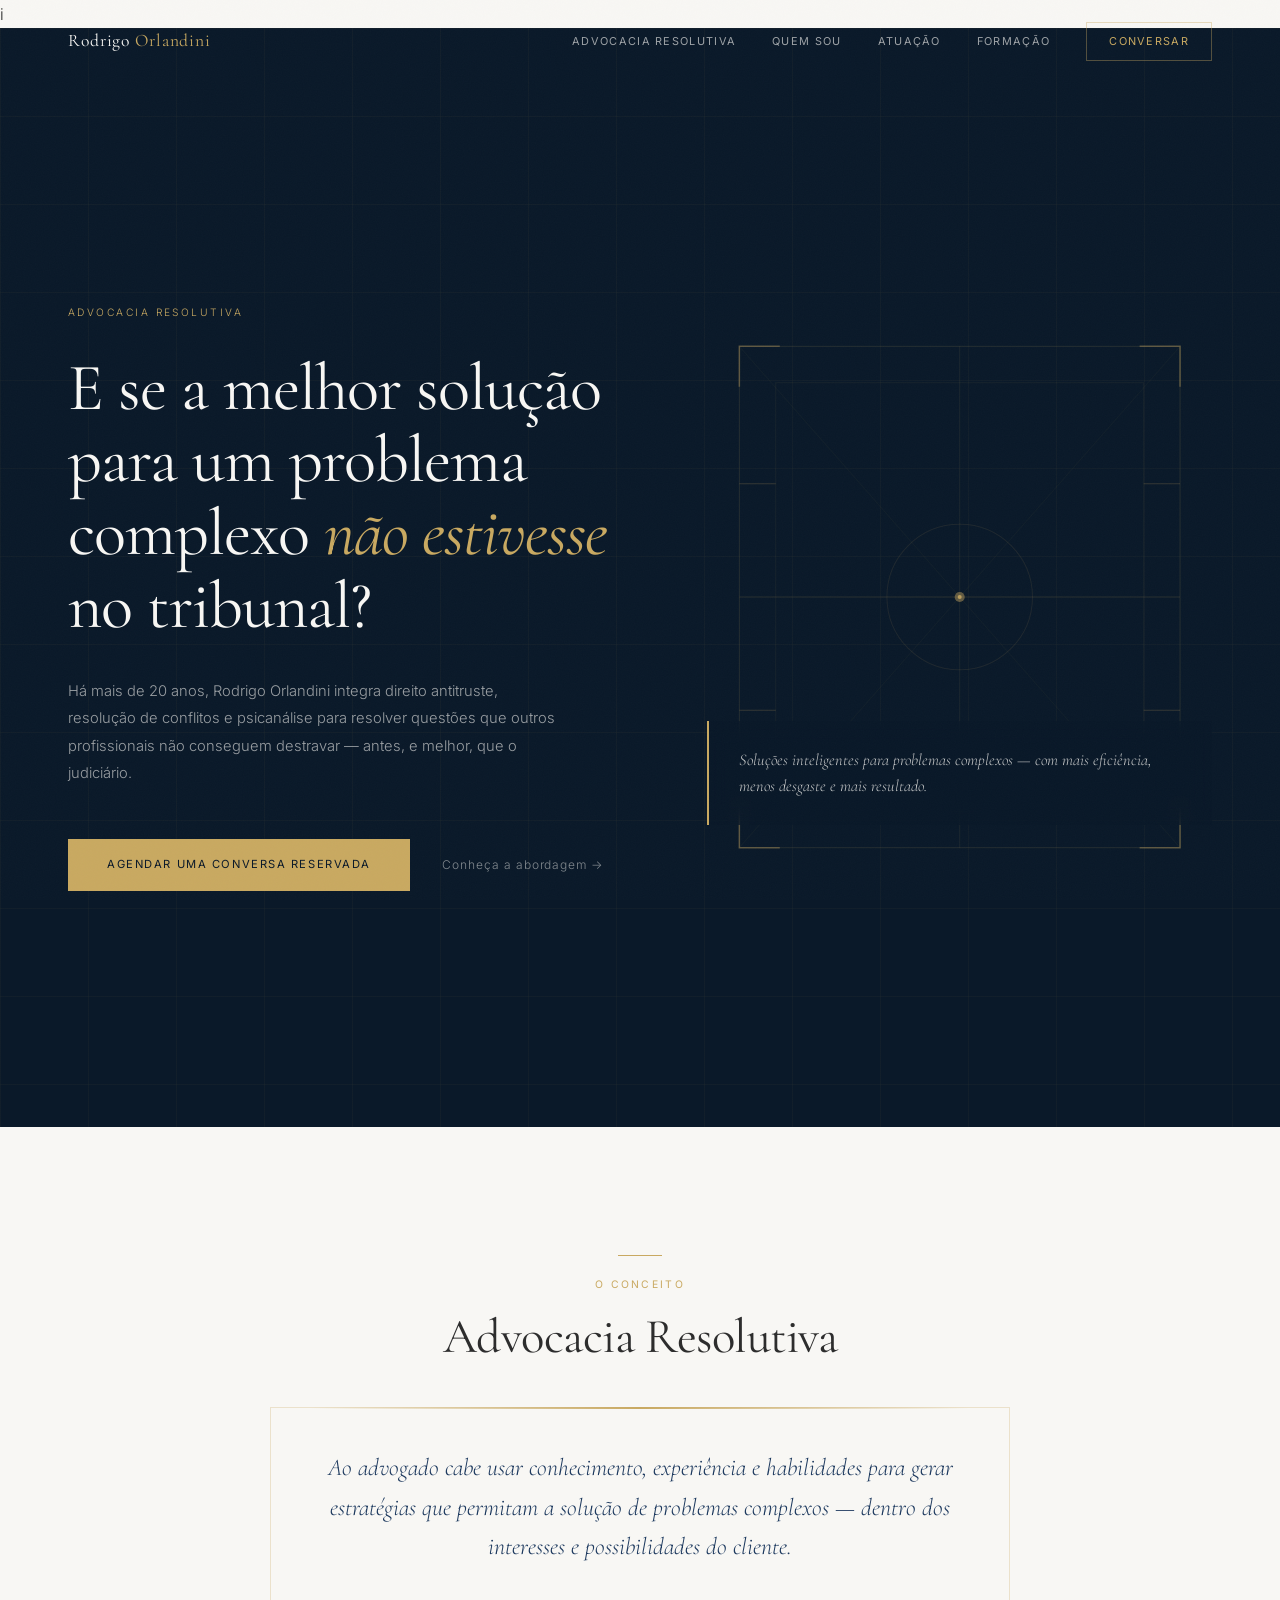
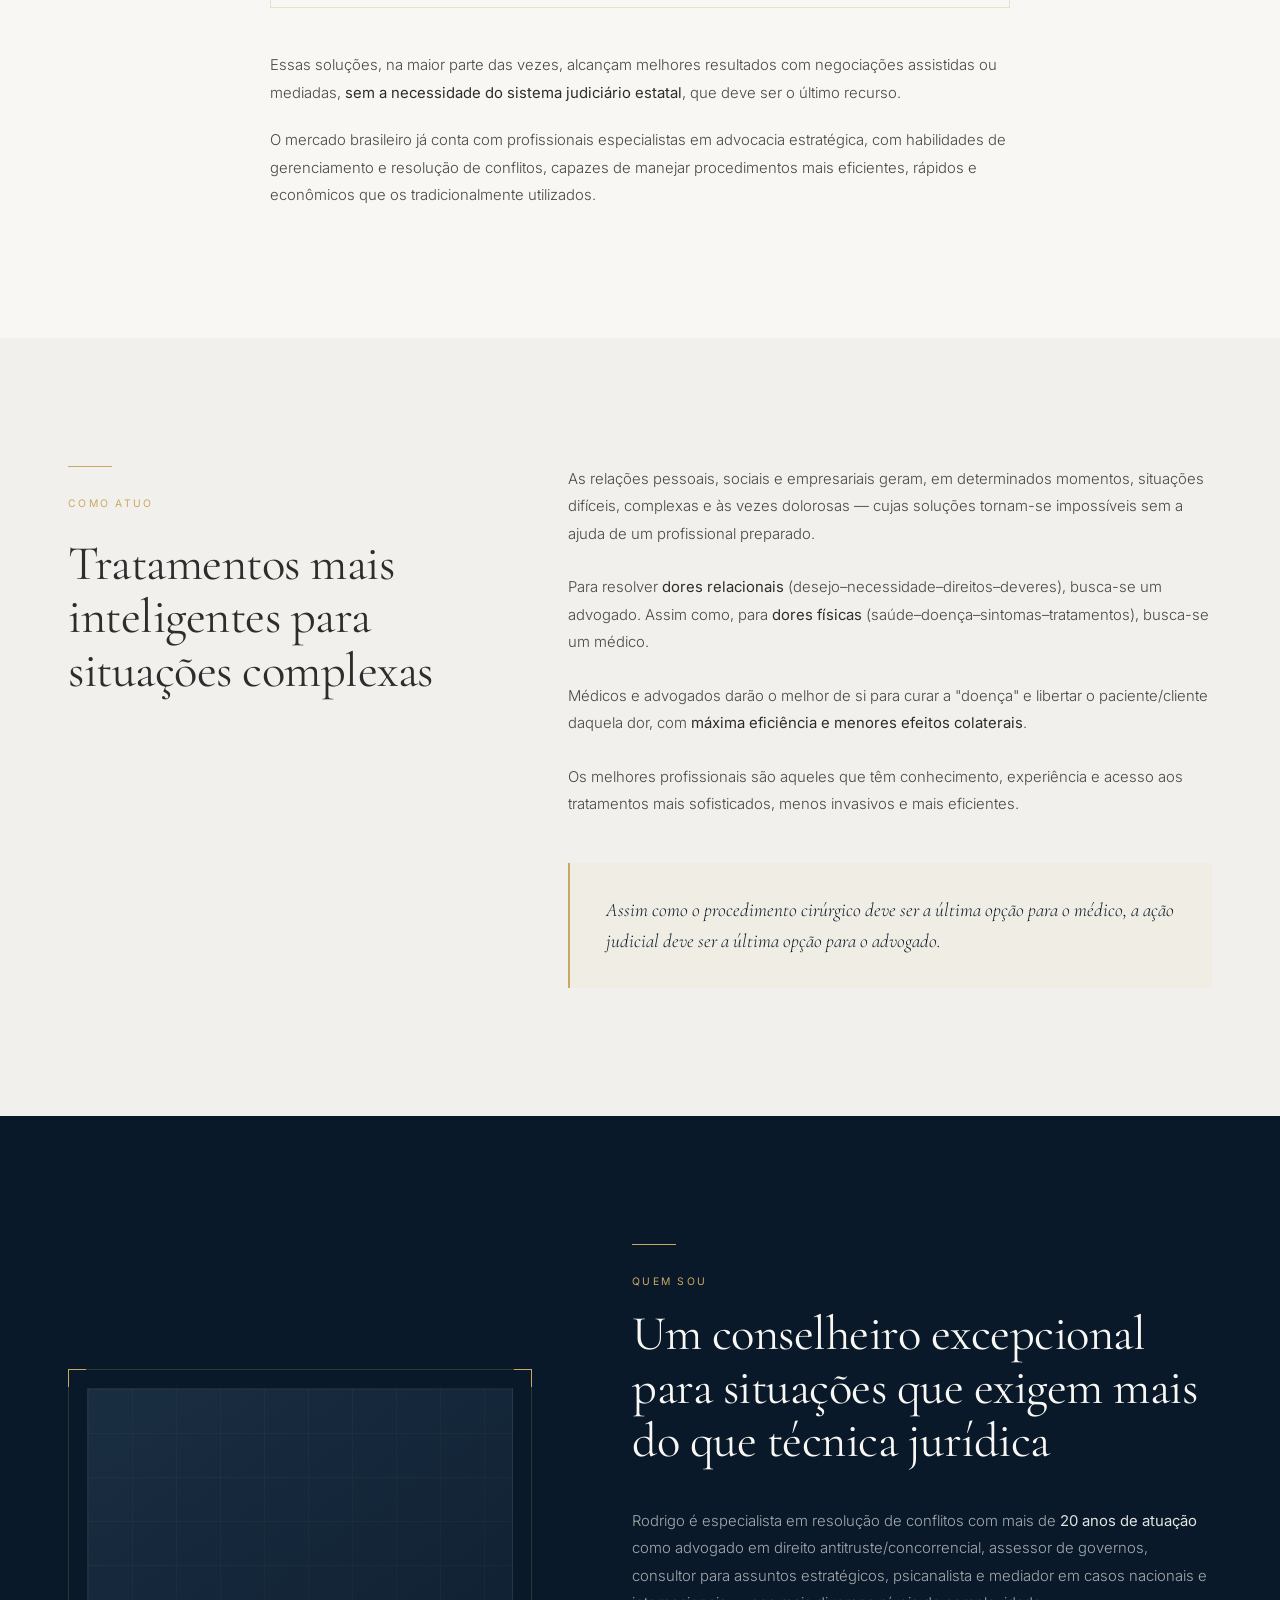
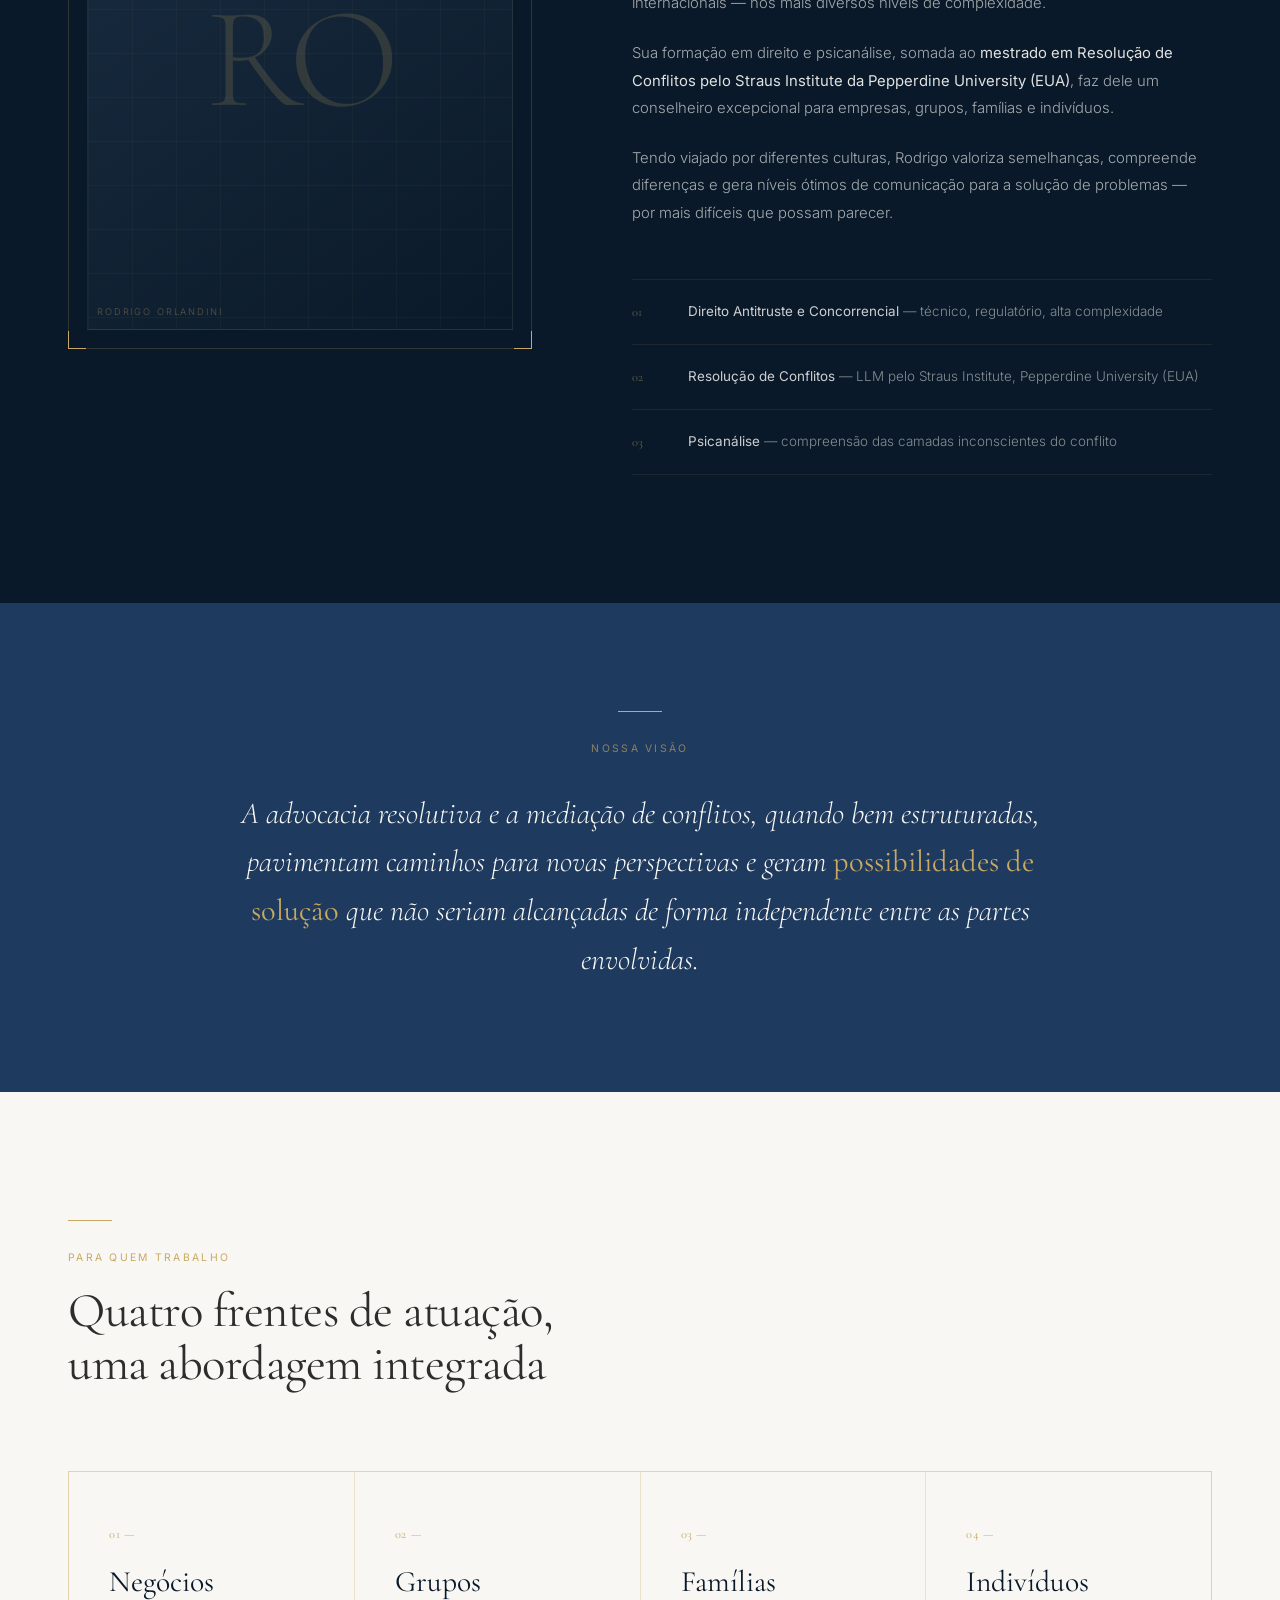
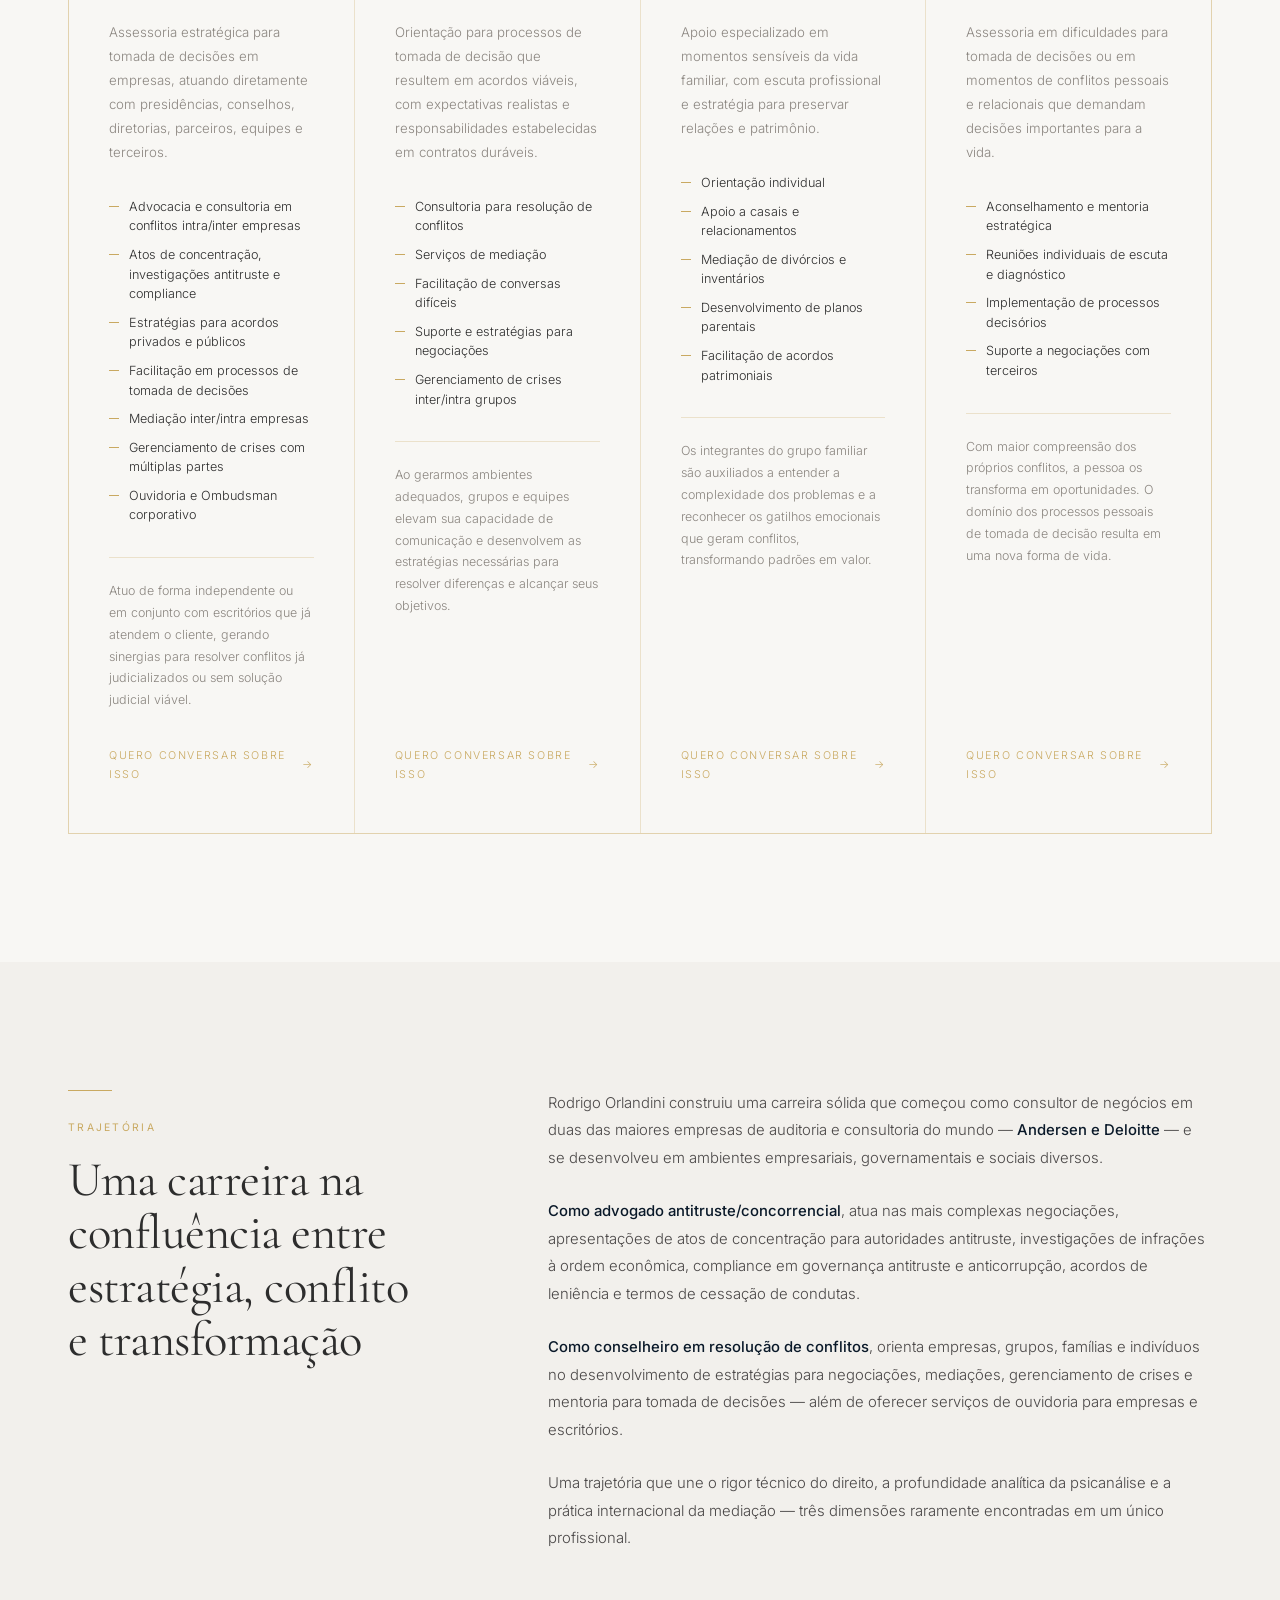
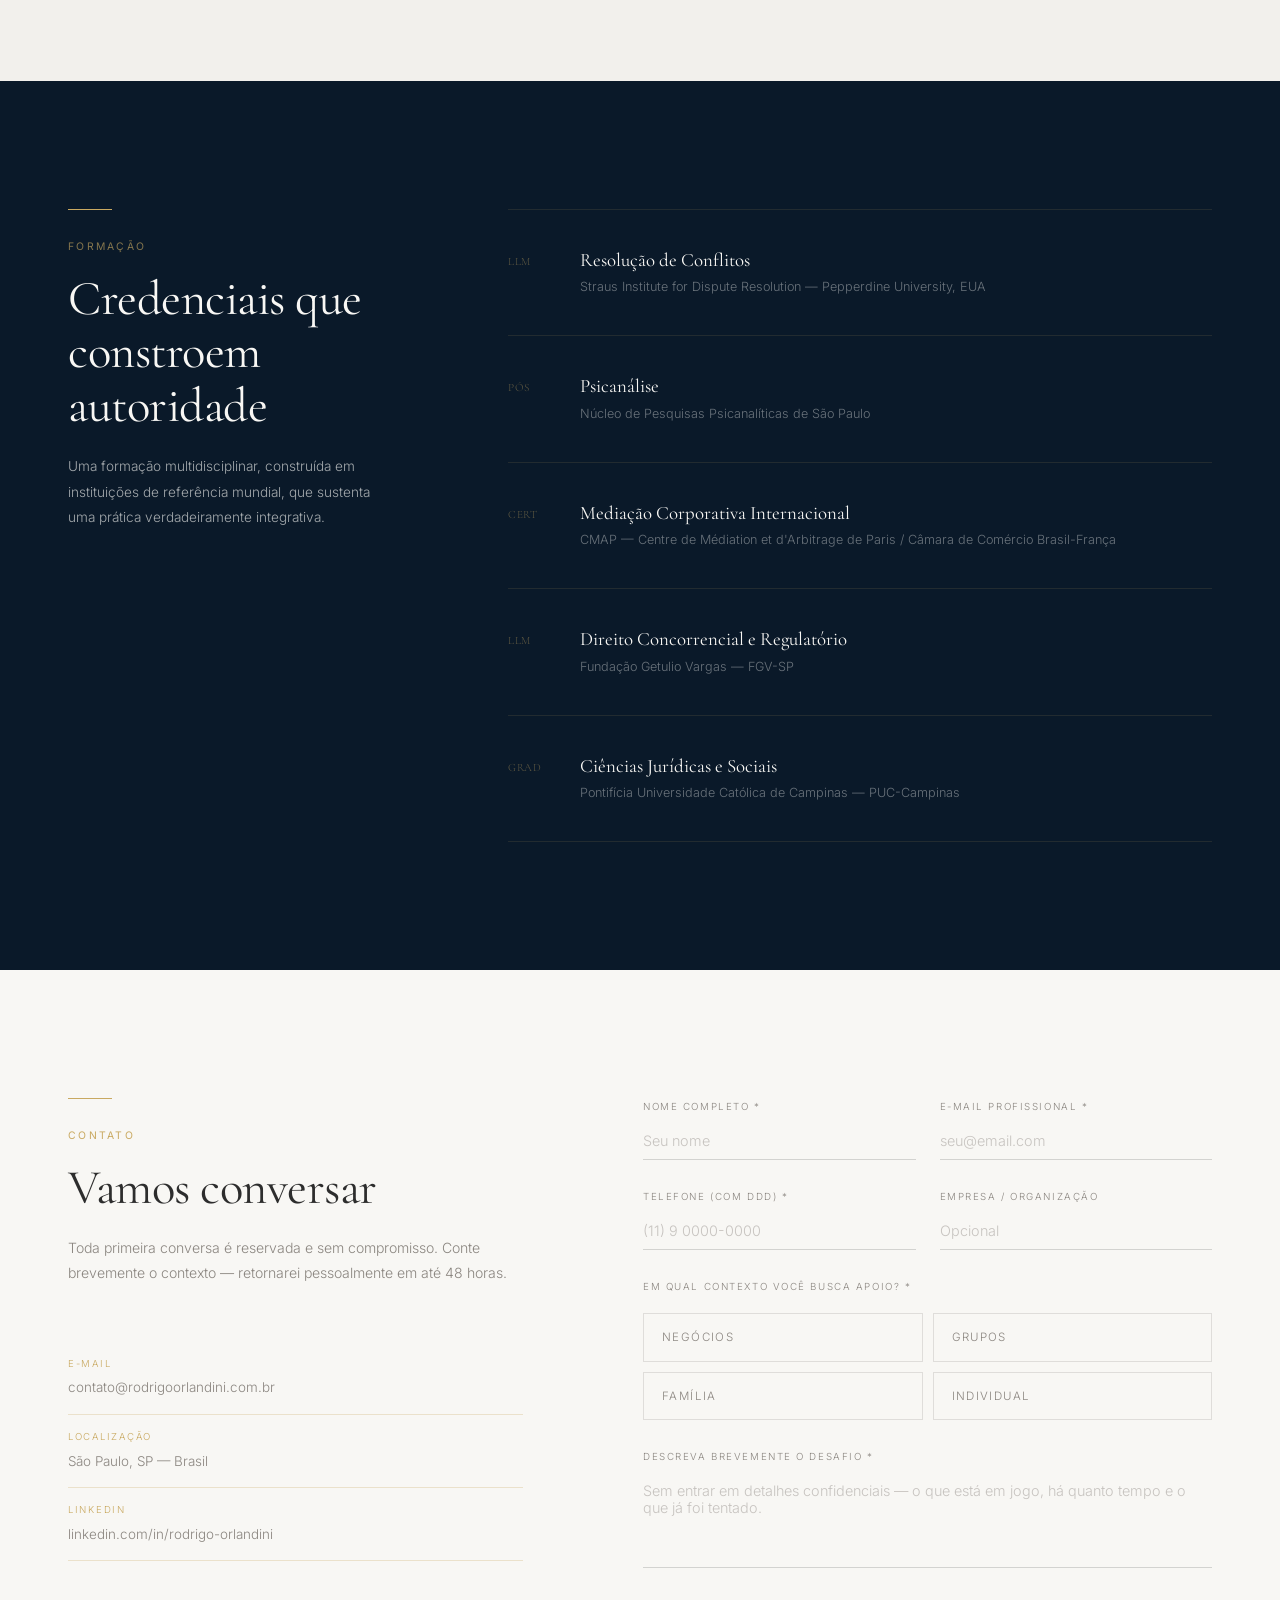
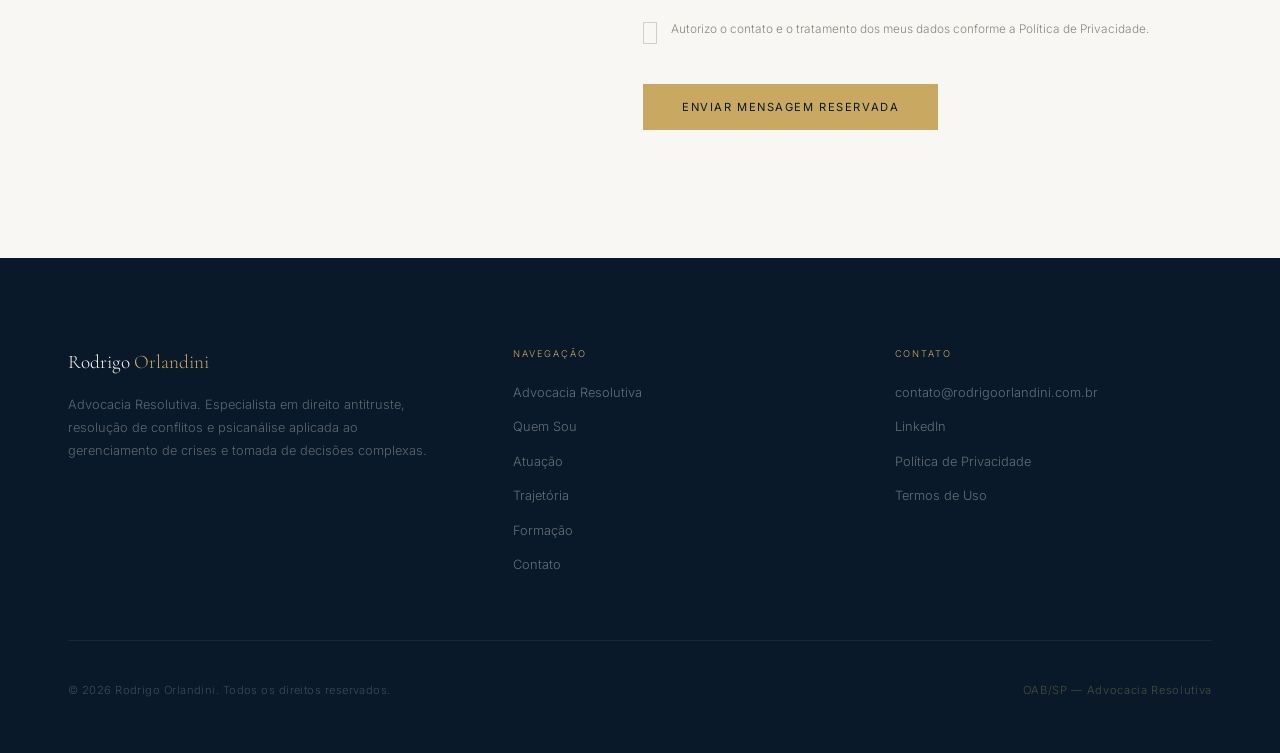
<file: index.html>
i<!DOCTYPE html>
<html lang="pt-BR">
<head>
  <meta charset="UTF-8" />
  <meta name="viewport" content="width=device-width, initial-scale=1.0" />
  <title>Rodrigo Orlandini — Advocacia Resolutiva</title>
  <meta name="description" content="Rodrigo Orlandini integra direito antitruste, resolução de conflitos e psicanálise para resolver questões complexas — antes e melhor que o judiciário." />
  <meta property="og:title" content="Rodrigo Orlandini — Advocacia Resolutiva" />
  <meta property="og:description" content="Soluções inteligentes para problemas complexos — antes do judiciário, com mais eficiência, menos desgaste e mais resultado." />
  <meta property="og:type" content="website" />

  <!-- Google Fonts — Cormorant Garamond (display) + Inter (body) -->
  <link rel="preconnect" href="https://fonts.googleapis.com" />
  <link rel="preconnect" href="https://fonts.gstatic.com" crossorigin />
  <link href="https://fonts.googleapis.com/css2?family=Cormorant+Garamond:ital,wght@0,300;0,400;0,500;0,600;1,300;1,400;1,500&family=Inter:wght@300;400;500&display=swap" rel="stylesheet" />

  <style>
    /* ─── TOKENS ──────────────────────────────────────────────────── */
    :root {
      --navy:       #0A1929;
      --navy-mid:   #1E3A5F;
      --navy-light: #22405a;
      --gold:       #C9A961;
      --gold-dim:   rgba(201,169,97,0.15);
      --gold-border:rgba(201,169,97,0.28);
      --off-white:  #F8F7F4;
      --warm-white: #F2F0EC;
      --charcoal:   #2D2D2D;
      --ink:        #1a1a1a;
      --stone:      #8B8680;
      --ease:       cubic-bezier(0.25, 0.46, 0.45, 0.94);
      --serif:      'Cormorant Garamond', 'Adobe Garamond Pro', Georgia, serif;
      --sans:       'Inter', system-ui, -apple-system, sans-serif;
    }

    /* ─── RESET ───────────────────────────────────────────────────── */
    *, *::before, *::after { box-sizing: border-box; margin: 0; padding: 0; }
    html { scroll-behavior: smooth; }
    body {
      font-family: var(--sans);
      font-weight: 300;
      color: var(--charcoal);
      background: var(--off-white);
      line-height: 1.75;
      -webkit-font-smoothing: antialiased;
      -moz-osx-font-smoothing: grayscale;
      overflow-x: hidden;
    }

    /* ─── FILM GRAIN OVERLAY ──────────────────────────────────────── */
    body::after {
      content: '';
      position: fixed;
      inset: 0;
      pointer-events: none;
      z-index: 9998;
      opacity: 0.022;
      background-image: url("data:image/svg+xml,%3Csvg xmlns='http://www.w3.org/2000/svg' width='300' height='300'%3E%3Cfilter id='n'%3E%3CfeTurbulence type='fractalNoise' baseFrequency='0.85' numOctaves='4' stitchTiles='stitch'/%3E%3C/filter%3E%3Crect width='100%25' height='100%25' filter='url(%23n)'/%3E%3C/svg%3E");
      background-size: 300px 300px;
    }

    /* ─── LAYOUT UTILS ────────────────────────────────────────────── */
    .container { max-width: 1240px; margin: 0 auto; padding: 0 48px; }
    @media (max-width: 768px) { .container { padding: 0 28px; } }
    @media (max-width: 480px) { .container { padding: 0 20px; } }

    /* ─── SCROLL REVEAL ───────────────────────────────────────────── */
    .r {
      opacity: 0;
      transform: translateY(32px);
      transition: opacity 0.75s var(--ease), transform 0.75s var(--ease);
    }
    .r.v { opacity: 1; transform: none; }
    .d1 { transition-delay: 0.10s; }
    .d2 { transition-delay: 0.20s; }
    .d3 { transition-delay: 0.30s; }
    .d4 { transition-delay: 0.42s; }

    /* ─── TYPOGRAPHY PRIMITIVES ───────────────────────────────────── */
    .label {
      font-family: var(--sans);
      font-size: 0.65rem;
      font-weight: 400;
      letter-spacing: 0.22em;
      text-transform: uppercase;
      color: var(--gold);
    }

    .display {
      font-family: var(--serif);
      font-weight: 400;
      line-height: 1.10;
      letter-spacing: -0.01em;
      color: var(--charcoal);
    }

    .display--xl  { font-size: clamp(2.8rem, 5.5vw, 4.6rem); }
    .display--lg  { font-size: clamp(2.1rem, 3.8vw, 3.4rem); }
    .display--md  { font-size: clamp(1.5rem, 2.5vw, 2.2rem); }

    .display--light { color: var(--off-white); }
    .display--gold  { color: var(--gold); }

    .body {
      font-family: var(--sans);
      font-size: 0.93rem;
      font-weight: 300;
      line-height: 1.85;
      color: #4a4747;
    }

    .body--light { color: rgba(248,247,244,0.65); }
    .body strong  { color: var(--charcoal); font-weight: 400; }
    .body--light strong { color: rgba(248,247,244,0.9); font-weight: 400; }

    /* Gold rule */
    .rule {
      display: block;
      width: 44px;
      height: 1px;
      background: var(--gold);
      margin-bottom: 28px;
    }
    .rule--center { margin-inline: auto; }

    /* ─── BUTTONS ─────────────────────────────────────────────────── */
    .btn {
      display: inline-block;
      font-family: var(--sans);
      font-size: 0.7rem;
      font-weight: 400;
      letter-spacing: 0.14em;
      text-transform: uppercase;
      text-decoration: none;
      padding: 15px 38px;
      border: 1px solid var(--gold);
      color: var(--gold);
      background: transparent;
      cursor: pointer;
      transition: background 0.35s var(--ease), color 0.35s var(--ease);
      white-space: nowrap;
    }
    .btn:hover, .btn:focus { background: var(--gold); color: var(--navy); outline: none; }
    .btn--fill { background: var(--gold); color: var(--navy); }
    .btn--fill:hover { background: transparent; color: var(--gold); }

    .ghost-link {
      font-family: var(--sans);
      font-size: 0.75rem;
      letter-spacing: 0.08em;
      color: rgba(248,247,244,0.5);
      text-decoration: none;
      border-bottom: 1px solid transparent;
      transition: color 0.3s, border-color 0.3s;
    }
    .ghost-link:hover { color: var(--gold); border-color: var(--gold); }

    /* ─── HEADER ──────────────────────────────────────────────────── */
    #hdr {
      position: fixed;
      inset: 0 0 auto;
      z-index: 200;
      padding: 22px 0;
      transition: background 0.5s var(--ease), padding 0.4s var(--ease);
    }
    #hdr.s {
      background: rgba(8, 20, 34, 0.93);
      backdrop-filter: blur(16px) saturate(1.4);
      -webkit-backdrop-filter: blur(16px) saturate(1.4);
      padding: 14px 0;
      border-bottom: 1px solid rgba(201,169,97,0.08);
    }
    #hdr .container { display: flex; align-items: center; justify-content: space-between; gap: 32px; }

    .logo {
      font-family: var(--serif);
      font-size: 1.1rem;
      font-weight: 400;
      letter-spacing: 0.05em;
      color: var(--off-white);
      text-decoration: none;
      flex-shrink: 0;
    }
    .logo em { font-style: normal; color: var(--gold); }

    nav { display: flex; align-items: center; gap: 36px; }
    nav a {
      font-family: var(--sans);
      font-size: 0.68rem;
      font-weight: 400;
      letter-spacing: 0.12em;
      text-transform: uppercase;
      color: rgba(248,247,244,0.62);
      text-decoration: none;
      transition: color 0.3s;
    }
    nav a:hover { color: var(--off-white); }

    .hdr-cta {
      font-family: var(--sans);
      font-size: 0.68rem;
      letter-spacing: 0.12em;
      text-transform: uppercase;
      color: var(--gold);
      text-decoration: none;
      border: 1px solid rgba(201,169,97,0.38);
      padding: 9px 22px;
      transition: background 0.3s, color 0.3s;
      white-space: nowrap;
    }
    .hdr-cta:hover { background: var(--gold); color: var(--navy); }

    .hamburger { display: none; flex-direction: column; gap: 5px; cursor: pointer; background: none; border: none; padding: 4px; }
    .hamburger span { display: block; width: 22px; height: 1px; background: rgba(248,247,244,0.8); transition: 0.3s; }

    @media (max-width: 960px) {
      .hamburger { display: flex; }
      nav {
        display: none;
        position: absolute;
        top: 100%;
        left: 0; right: 0;
        background: rgba(8,20,34,0.97);
        backdrop-filter: blur(12px);
        flex-direction: column;
        align-items: flex-start;
        padding: 36px 48px 40px;
        gap: 24px;
        border-bottom: 1px solid rgba(201,169,97,0.10);
      }
      nav.open { display: flex; }
      .hdr-cta { display: none; }
      nav a { font-size: 0.8rem; color: rgba(248,247,244,0.75); }
    }
    @media (max-width: 480px) { nav { padding: 32px 24px 36px; } }

    /* ─── HERO ────────────────────────────────────────────────────── */
    #hero {
      min-height: 100dvh;
      background-color: var(--navy);
      background-image: url("https://photoshop-api.adobe.io/v2/short-url/urn:aaid:ps:US:3a924ac1-268b-4cf8-a818-84bebd75f367");
      background-size: cover;
      background-position: center 30%;
      position: relative;
      display: flex;
      align-items: center;
    }

    /* Deep overlay so text always reads cleanly */
    #hero::before {
      content: '';
      position: absolute;
      inset: 0;
      background: linear-gradient(
        105deg,
        rgba(10,25,41,0.92) 0%,
        rgba(10,25,41,0.72) 55%,
        rgba(10,25,41,0.50) 100%
      );
    }

    /* Grid lines — subtle geometric texture */
    #hero::after {
      content: '';
      position: absolute;
      inset: 0;
      pointer-events: none;
      background-image:
        linear-gradient(to right,  rgba(201,169,97,0.04) 1px, transparent 1px),
        linear-gradient(to bottom, rgba(201,169,97,0.04) 1px, transparent 1px);
      background-size: 88px 88px;
    }

    .hero-wrap {
      position: relative;
      z-index: 2;
      width: 100%;
      padding: 148px 0 108px;
      display: grid;
      grid-template-columns: 1.05fr 0.95fr;
      gap: 80px;
      align-items: center;
    }

    .hero-eyebrow {
      font-family: var(--sans);
      font-size: 0.64rem;
      letter-spacing: 0.24em;
      text-transform: uppercase;
      color: var(--gold);
      margin-bottom: 30px;
    }

    .hero-h1 {
      font-family: var(--serif);
      font-size: clamp(2.7rem, 5.2vw, 4.4rem);
      font-weight: 400;
      line-height: 1.09;
      color: var(--off-white);
      margin-bottom: 36px;
      letter-spacing: -0.015em;
    }
    .hero-h1 em { font-style: italic; color: var(--gold); }

    .hero-sub {
      font-size: 0.92rem;
      line-height: 1.85;
      color: rgba(248,247,244,0.60);
      max-width: 500px;
      margin-bottom: 52px;
    }

    .hero-actions { display: flex; align-items: center; gap: 32px; flex-wrap: wrap; }

    /* Right panel — abstract geometric */
    .hero-panel {
      position: relative;
      height: 560px;
      display: flex;
      align-items: center;
      justify-content: center;
    }

    .hero-geo svg { width: 100%; height: 100%; }

    .hero-aside {
      position: absolute;
      bottom: 52px;
      left: 0; right: 0;
      padding: 26px 30px;
      border-left: 2px solid var(--gold);
      background: rgba(10,25,41,0.55);
      backdrop-filter: blur(10px);
      -webkit-backdrop-filter: blur(10px);
    }

    .hero-aside p {
      font-family: var(--serif);
      font-size: 1.02rem;
      font-style: italic;
      font-weight: 300;
      color: rgba(248,247,244,0.78);
      line-height: 1.6;
    }

    @media (max-width: 960px) {
      .hero-wrap { grid-template-columns: 1fr; padding: 130px 0 90px; gap: 0; }
      .hero-panel { display: none; }
      .hero-sub { max-width: 100%; }
    }

    /* ─── SECTIONS ────────────────────────────────────────────────── */
    section { padding: 128px 0; }
    @media (max-width: 768px) { section { padding: 88px 0; } }
    @media (max-width: 480px) { section { padding: 72px 0; } }

    /* ─── CONCEITO ────────────────────────────────────────────────── */
    #conceito { background: var(--off-white); }

    .conceito-body {
      max-width: 740px;
      margin: 0 auto;
      text-align: center;
    }

    .conceito-body .rule { margin-bottom: 20px; }

    .conceito-quote {
      font-family: var(--serif);
      font-size: clamp(1.15rem, 2.3vw, 1.5rem);
      font-weight: 300;
      font-style: italic;
      line-height: 1.65;
      color: var(--navy-mid);
      margin: 44px 0;
      padding: 40px 44px;
      border: 1px solid var(--gold-border);
      position: relative;
    }

    .conceito-quote::before {
      content: '';
      position: absolute;
      top: -1px;
      left: 40px; right: 40px;
      height: 2px;
      background: linear-gradient(to right, transparent, var(--gold), transparent);
    }

    .conceito-paras { text-align: left; }
    .conceito-paras p + p { margin-top: 20px; }

    /* ─── COMO ATUO ───────────────────────────────────────────────── */
    #como-atuo { background: var(--warm-white); }

    .atuo-grid {
      display: grid;
      grid-template-columns: 380px 1fr;
      gap: 120px;
      align-items: start;
    }

    .atuo-sticky { position: sticky; top: 128px; }

    .atuo-title { margin-top: 24px; }

    .atuo-paras { display: flex; flex-direction: column; gap: 26px; }

    .highlight-box {
      margin-top: 44px;
      padding: 32px 36px;
      border-left: 2px solid var(--gold);
      background: rgba(201,169,97,0.05);
    }

    .highlight-box p {
      font-family: var(--serif);
      font-size: 1.2rem;
      font-style: italic;
      font-weight: 300;
      line-height: 1.60;
      color: var(--navy);
    }

    @media (max-width: 960px) {
      .atuo-grid { grid-template-columns: 1fr; gap: 52px; }
      .atuo-sticky { position: static; }
    }

    /* ─── QUEM É ──────────────────────────────────────────────────── */
    #quem-e { background: var(--navy); overflow: hidden; }

    .quem-grid {
      display: grid;
      grid-template-columns: 1fr 1.25fr;
      gap: 100px;
      align-items: center;
    }

    /* Portrait placeholder — monogram frame */
    .portrait {
      position: relative;
      height: 580px;
    }

    .portrait-outer {
      position: absolute;
      inset: 0;
      border: 1px solid rgba(201,169,97,0.20);
    }

    .portrait-inner {
      position: absolute;
      inset: 18px;
      border: 1px solid rgba(201,169,97,0.09);
      display: flex;
      align-items: center;
      justify-content: center;
      background: linear-gradient(145deg, #1a2e42 0%, var(--navy) 100%);
      overflow: hidden;
    }

    /* Architectural line pattern behind monogram */
    .portrait-inner::before {
      content: '';
      position: absolute;
      inset: 0;
      background-image:
        linear-gradient(to right,  rgba(201,169,97,0.045) 1px, transparent 1px),
        linear-gradient(to bottom, rgba(201,169,97,0.045) 1px, transparent 1px);
      background-size: 44px 44px;
    }

    .monogram {
      font-family: var(--serif);
      font-size: 9rem;
      font-weight: 300;
      color: rgba(201,169,97,0.18);
      line-height: 1;
      letter-spacing: -0.04em;
      position: relative;
      user-select: none;
    }

    .portrait-caption {
      position: absolute;
      bottom: 28px;
      left: 28px;
      font-family: var(--sans);
      font-size: 0.58rem;
      letter-spacing: 0.20em;
      text-transform: uppercase;
      color: rgba(201,169,97,0.40);
    }

    /* Corner accent marks */
    .corner { position: absolute; width: 18px; height: 18px; }
    .corner--tl { top: -1px; left: -1px; border-top: 1.5px solid var(--gold); border-left: 1.5px solid var(--gold); }
    .corner--tr { top: -1px; right: -1px; border-top: 1.5px solid var(--gold); border-right: 1.5px solid var(--gold); }
    .corner--bl { bottom: -1px; left: -1px; border-bottom: 1.5px solid var(--gold); border-left: 1.5px solid var(--gold); }
    .corner--br { bottom: -1px; right: -1px; border-bottom: 1.5px solid var(--gold); border-right: 1.5px solid var(--gold); }

    .quem-text { }
    .quem-body { margin-top: 40px; display: flex; flex-direction: column; gap: 22px; }

    .pillars {
      margin-top: 52px;
      display: flex;
      flex-direction: column;
    }

    .pillar {
      display: grid;
      grid-template-columns: 36px 1fr;
      gap: 20px;
      align-items: start;
      padding: 20px 0;
      border-bottom: 1px solid rgba(201,169,97,0.10);
    }
    .pillar:first-child { border-top: 1px solid rgba(201,169,97,0.10); }

    .pillar-num {
      font-family: var(--serif);
      font-size: 0.78rem;
      color: rgba(201,169,97,0.55);
      padding-top: 2px;
    }

    .pillar-text {
      font-family: var(--sans);
      font-size: 0.84rem;
      font-weight: 300;
      line-height: 1.65;
      color: rgba(248,247,244,0.52);
    }
    .pillar-text strong { color: rgba(248,247,244,0.82); font-weight: 400; }

    @media (max-width: 960px) {
      .quem-grid { grid-template-columns: 1fr; gap: 60px; }
      .portrait { height: 340px; }
    }

    /* ─── VISÃO ───────────────────────────────────────────────────── */
    #visao {
      background: var(--navy-mid);
      padding: 108px 0;
    }

    .visao-wrap {
      max-width: 860px;
      margin: 0 auto;
      text-align: center;
    }

    .visao-quote {
      font-family: var(--serif);
      font-size: clamp(1.35rem, 2.6vw, 1.9rem);
      font-weight: 300;
      font-style: italic;
      line-height: 1.60;
      color: var(--off-white);
      margin-top: 32px;
    }

    .visao-quote strong { color: var(--gold); font-style: normal; font-weight: 400; }

    /* ─── ATUAÇÃO ─────────────────────────────────────────────────── */
    #atuacao { background: var(--off-white); }

    .atuacao-hd { margin-bottom: 80px; }

    .cards {
      display: grid;
      grid-template-columns: repeat(4, 1fr);
      gap: 1px;
      background: var(--gold-border);
      border: 1px solid var(--gold-border);
    }

    @media (max-width: 1100px) { .cards { grid-template-columns: repeat(2, 1fr); } }
    @media (max-width:  600px) { .cards { grid-template-columns: 1fr; } }

    .card {
      background: var(--off-white);
      padding: 52px 40px 48px;
      display: flex;
      flex-direction: column;
      transition: background 0.35s var(--ease);
    }
    .card:hover { background: #E9E6E0; }

    .card-n {
      font-family: var(--serif);
      font-size: 0.78rem;
      font-weight: 400;
      color: var(--gold);
      letter-spacing: 0.05em;
      margin-bottom: 20px;
    }

    .card-title {
      font-family: var(--serif);
      font-size: 1.85rem;
      font-weight: 400;
      color: var(--navy);
      line-height: 1.15;
      margin-bottom: 22px;
    }

    .card-lead {
      font-size: 0.83rem;
      line-height: 1.80;
      color: var(--stone);
      margin-bottom: 32px;
    }

    .services {
      list-style: none;
      display: flex;
      flex-direction: column;
      gap: 9px;
      margin-bottom: 32px;
    }

    .services li {
      font-size: 0.79rem;
      line-height: 1.55;
      color: var(--charcoal);
      padding-left: 20px;
      position: relative;
    }

    .services li::before {
      content: '';
      position: absolute;
      left: 0;
      top: 9px;
      width: 10px;
      height: 1px;
      background: var(--gold);
    }

    .card-close {
      font-size: 0.78rem;
      line-height: 1.75;
      color: var(--stone);
      padding-top: 22px;
      border-top: 1px solid var(--gold-border);
      margin-bottom: 36px;
    }

    .card-link {
      font-family: var(--sans);
      font-size: 0.67rem;
      letter-spacing: 0.15em;
      text-transform: uppercase;
      color: var(--gold);
      text-decoration: none;
      margin-top: auto;
      display: inline-flex;
      align-items: center;
      gap: 8px;
      transition: gap 0.3s var(--ease);
    }
    .card-link::after { content: '→'; transition: transform 0.3s; }
    .card-link:hover { gap: 14px; }

    /* ─── TRAJETÓRIA ──────────────────────────────────────────────── */
    #trajetoria { background: var(--warm-white); }

    .traj-grid {
      display: grid;
      grid-template-columns: 360px 1fr;
      gap: 120px;
      align-items: start;
    }

    .traj-sticky { position: sticky; top: 128px; }

    .traj-paras { display: flex; flex-direction: column; gap: 26px; }
    .traj-paras p strong { color: var(--navy); font-weight: 500; }

    @media (max-width: 960px) {
      .traj-grid { grid-template-columns: 1fr; gap: 52px; }
      .traj-sticky { position: static; }
    }

    /* ─── FORMAÇÃO ────────────────────────────────────────────────── */
    #formacao { background: var(--navy); }

    .formacao-grid {
      display: grid;
      grid-template-columns: 320px 1fr;
      gap: 120px;
      align-items: start;
    }

    .formacao-sticky { position: sticky; top: 128px; }

    .edu-list { display: flex; flex-direction: column; }

    .edu {
      display: grid;
      grid-template-columns: 44px 1fr;
      gap: 28px;
      align-items: start;
      padding: 38px 0;
      border-bottom: 1px solid rgba(201,169,97,0.12);
    }
    .edu:first-child { border-top: 1px solid rgba(201,169,97,0.12); }

    .edu-abbr {
      font-family: var(--serif);
      font-size: 0.7rem;
      color: rgba(201,169,97,0.45);
      letter-spacing: 0.06em;
      padding-top: 4px;
      text-transform: uppercase;
    }

    .edu-deg {
      font-family: var(--serif);
      font-size: 1.18rem;
      font-weight: 400;
      color: var(--off-white);
      line-height: 1.3;
      margin-bottom: 6px;
    }

    .edu-inst {
      font-family: var(--sans);
      font-size: 0.79rem;
      font-weight: 300;
      color: rgba(248,247,244,0.40);
      line-height: 1.5;
    }

    @media (max-width: 960px) {
      .formacao-grid { grid-template-columns: 1fr; gap: 52px; }
      .formacao-sticky { position: static; }
    }

    /* ─── CONTATO ─────────────────────────────────────────────────── */
    #contato { background: var(--off-white); }

    .contato-grid {
      display: grid;
      grid-template-columns: 1fr 1.25fr;
      gap: 120px;
      align-items: start;
    }

    .contato-sticky { position: sticky; top: 128px; }

    .contato-note {
      font-size: 0.88rem;
      line-height: 1.8;
      color: var(--stone);
      margin-top: 20px;
    }

    .contact-info {
      margin-top: 56px;
      display: flex;
      flex-direction: column;
    }

    .cinfo {
      padding: 14px 0;
      border-bottom: 1px solid var(--gold-border);
    }

    .cinfo-lbl {
      font-family: var(--sans);
      font-size: 0.6rem;
      letter-spacing: 0.18em;
      text-transform: uppercase;
      color: var(--gold);
      margin-bottom: 4px;
    }

    .cinfo-val {
      font-size: 0.84rem;
      font-weight: 300;
      color: var(--stone);
    }

    /* Form */
    form { display: flex; flex-direction: column; }

    .frow {
      display: grid;
      grid-template-columns: 1fr 1fr;
      gap: 24px;
    }
    @media (max-width: 600px) { .frow { grid-template-columns: 1fr; } }

    .fg {
      display: flex;
      flex-direction: column;
      gap: 7px;
      margin-bottom: 28px;
    }

    label {
      font-family: var(--sans);
      font-size: 0.61rem;
      letter-spacing: 0.16em;
      text-transform: uppercase;
      color: var(--stone);
    }

    input, textarea, select {
      font-family: var(--sans);
      font-size: 0.9rem;
      font-weight: 300;
      color: var(--charcoal);
      background: transparent;
      border: none;
      border-bottom: 1px solid rgba(45,45,45,0.18);
      padding: 10px 0;
      outline: none;
      width: 100%;
      transition: border-color 0.3s var(--ease);
      -webkit-appearance: none;
    }
    input:focus, textarea:focus, select:focus { border-bottom-color: var(--gold); }
    input::placeholder, textarea::placeholder { color: rgba(139,134,128,0.45); }
    textarea { resize: none; height: 96px; }

    .ctx-label {
      font-family: var(--sans);
      font-size: 0.61rem;
      letter-spacing: 0.16em;
      text-transform: uppercase;
      color: var(--stone);
      margin-bottom: 18px;
      display: block;
    }

    .radio-g {
      display: grid;
      grid-template-columns: repeat(2, 1fr);
      gap: 10px;
      margin-bottom: 28px;
    }

    .radio-opt { position: relative; }
    .radio-opt input[type="radio"] { position: absolute; opacity: 0; width: 0; height: 0; }

    .radio-opt label {
      font-size: 0.72rem;
      letter-spacing: 0.12em;
      text-transform: uppercase;
      color: var(--stone);
      border: 1px solid rgba(139,134,128,0.22);
      padding: 13px 18px;
      display: block;
      cursor: pointer;
      transition: all 0.3s;
    }

    .radio-opt input[type="radio"]:checked + label {
      border-color: var(--gold);
      color: var(--gold);
      background: var(--gold-dim);
    }

    .radio-opt label:hover { border-color: var(--gold); color: var(--gold); }

    .check-wrap {
      display: flex;
      align-items: flex-start;
      gap: 14px;
      margin: 24px 0 40px;
    }

    .check-wrap input[type="checkbox"] {
      width: 14px;
      height: 14px;
      border: 1px solid rgba(139,134,128,0.35);
      flex-shrink: 0;
      margin-top: 2px;
      cursor: pointer;
      accent-color: var(--gold);
    }

    .check-wrap label {
      font-size: 0.74rem;
      letter-spacing: 0;
      text-transform: none;
      color: var(--stone);
      line-height: 1.6;
    }

    .success {
      display: none;
      padding: 36px;
      border: 1px solid var(--gold-border);
      text-align: center;
    }

    .success p {
      font-family: var(--serif);
      font-size: 1.1rem;
      font-style: italic;
      color: var(--navy);
      line-height: 1.6;
    }

    @media (max-width: 960px) {
      .contato-grid { grid-template-columns: 1fr; gap: 64px; }
      .contato-sticky { position: static; }
    }

    /* ─── FOOTER ──────────────────────────────────────────────────── */
    footer {
      background: var(--navy);
      padding: 88px 0 52px;
    }

    .footer-cols {
      display: grid;
      grid-template-columns: 1.2fr 1fr 1fr;
      gap: 64px;
      padding-bottom: 64px;
      border-bottom: 1px solid rgba(201,169,97,0.10);
      margin-bottom: 40px;
    }

    @media (max-width: 760px) { .footer-cols { grid-template-columns: 1fr; gap: 40px; } }

    .footer-logo {
      font-family: var(--serif);
      font-size: 1.2rem;
      color: var(--off-white);
      margin-bottom: 14px;
    }
    .footer-logo em { font-style: normal; color: var(--gold); }

    .footer-blurb {
      font-size: 0.8rem;
      line-height: 1.80;
      color: rgba(248,247,244,0.35);
    }

    .ft-head {
      font-family: var(--sans);
      font-size: 0.58rem;
      letter-spacing: 0.20em;
      text-transform: uppercase;
      color: var(--gold);
      margin-bottom: 20px;
    }

    .ft-links { display: flex; flex-direction: column; gap: 12px; }
    .ft-links a {
      font-size: 0.8rem;
      font-weight: 300;
      color: rgba(248,247,244,0.38);
      text-decoration: none;
      transition: color 0.3s;
    }
    .ft-links a:hover { color: rgba(248,247,244,0.82); }

    .footer-bar {
      display: flex;
      justify-content: space-between;
      align-items: center;
      flex-wrap: wrap;
      gap: 12px;
    }

    .footer-copy {
      font-size: 0.70rem;
      color: rgba(248,247,244,0.22);
      letter-spacing: 0.04em;
    }

    .footer-oab {
      font-size: 0.70rem;
      color: rgba(201,169,97,0.35);
      letter-spacing: 0.06em;
    }
  </style>

  <script type="application/ld+json">
  {
    "@context": "https://schema.org",
    "@graph": [
      {
        "@type": "Person",
        "name": "Rodrigo Orlandini",
        "jobTitle": "Advogado | Mediador | Consultor em Resolução de Conflitos",
        "description": "Especialista em direito antitruste, resolução de conflitos e psicanálise aplicada.",
        "alumniOf": [
          { "@type": "EducationalOrganization", "name": "Pepperdine University — Straus Institute for Dispute Resolution" },
          { "@type": "EducationalOrganization", "name": "Fundação Getulio Vargas — FGV-SP" }
        ],
        "knowsAbout": ["Direito Antitruste", "Mediação", "Resolução de Conflitos", "Psicanálise", "Advocacia Resolutiva"]
      },
      {
        "@type": "LegalService",
        "name": "Rodrigo Orlandini — Advocacia Resolutiva",
        "description": "Advocacia Resolutiva: soluções inteligentes para conflitos e questões jurídicas complexas antes do judiciário.",
        "url": "https://rodrigoorlandini.com.br",
        "areaServed": "BR",
        "serviceType": ["Advocacia Antitruste", "Mediação", "Resolução de Conflitos", "Consultoria Jurídica Estratégica"]
      }
    ]
  }
  </script>
</head>

<body>

  <!-- ════════════════════════ HEADER ════════════════════════════ -->
  <header id="hdr">
    <div class="container">
      <a href="#hero" class="logo">Rodrigo <em>Orlandini</em></a>
      <button class="hamburger" id="mBtn" aria-label="Abrir menu" aria-expanded="false">
        <span></span><span></span><span></span>
      </button>
      <nav id="mNav">
        <a href="#conceito">Advocacia Resolutiva</a>
        <a href="#quem-e">Quem Sou</a>
        <a href="#atuacao">Atuação</a>
        <a href="#formacao">Formação</a>
        <a href="#contato" class="hdr-cta">Conversar</a>
      </nav>
    </div>
  </header>

  <!-- ════════════════════════ HERO ══════════════════════════════ -->
  <section id="hero">
    <div class="container">
      <div class="hero-wrap">

        <div>
          <p class="hero-eyebrow r">Advocacia Resolutiva</p>
          <h1 class="hero-h1 r d1">
            E se a melhor solução para um problema complexo <em>não estivesse</em> no tribunal?
          </h1>
          <p class="hero-sub r d2">
            Há mais de 20 anos, Rodrigo Orlandini integra direito antitruste, resolução de conflitos e psicanálise para resolver questões que outros profissionais não conseguem destravar — antes, e melhor, que o judiciário.
          </p>
          <div class="hero-actions r d3">
            <a href="#contato" class="btn btn--fill">Agendar uma conversa reservada</a>
            <a href="#conceito" class="ghost-link">Conheça a abordagem →</a>
          </div>
        </div>

        <div class="hero-panel r d2">
          <svg viewBox="0 0 500 560" fill="none" xmlns="http://www.w3.org/2000/svg" aria-hidden="true">
            <rect x="32" y="32" width="436" height="496" stroke="rgba(201,169,97,0.14)" stroke-width="1"/>
            <rect x="68" y="68" width="364" height="424" stroke="rgba(201,169,97,0.07)" stroke-width="1"/>
            <line x1="32" y1="280" x2="468" y2="280" stroke="rgba(201,169,97,0.16)" stroke-width="1"/>
            <line x1="250" y1="32" x2="250" y2="528" stroke="rgba(201,169,97,0.09)" stroke-width="1"/>
            <circle cx="250" cy="280" r="72" stroke="rgba(201,169,97,0.10)" stroke-width="1" fill="none"/>
            <circle cx="250" cy="280" r="5" fill="rgba(201,169,97,0.45)"/>
            <circle cx="250" cy="280" r="2" fill="rgba(201,169,97,0.85)"/>
            <path d="M32 72 L32 32 L72 32" stroke="rgba(201,169,97,0.38)" stroke-width="1.5" fill="none"/>
            <path d="M428 32 L468 32 L468 72" stroke="rgba(201,169,97,0.38)" stroke-width="1.5" fill="none"/>
            <path d="M468 488 L468 528 L428 528" stroke="rgba(201,169,97,0.38)" stroke-width="1.5" fill="none"/>
            <path d="M72 528 L32 528 L32 488" stroke="rgba(201,169,97,0.38)" stroke-width="1.5" fill="none"/>
            <!-- fine diagonals -->
            <line x1="32" y1="32" x2="468" y2="528" stroke="rgba(201,169,97,0.04)" stroke-width="1"/>
            <line x1="468" y1="32" x2="32" y2="528" stroke="rgba(201,169,97,0.04)" stroke-width="1"/>
            <!-- horizontal tick marks -->
            <line x1="32" y1="168" x2="68" y2="168" stroke="rgba(201,169,97,0.22)" stroke-width="1"/>
            <line x1="432" y1="168" x2="468" y2="168" stroke="rgba(201,169,97,0.22)" stroke-width="1"/>
            <line x1="32" y1="392" x2="68" y2="392" stroke="rgba(201,169,97,0.22)" stroke-width="1"/>
            <line x1="432" y1="392" x2="468" y2="392" stroke="rgba(201,169,97,0.22)" stroke-width="1"/>
          </svg>
          <div class="hero-aside">
            <p>Soluções inteligentes para problemas complexos — com mais eficiência, menos desgaste e mais resultado.</p>
          </div>
        </div>

      </div>
    </div>
  </section>

  <!-- ════════════════════════ CONCEITO ══════════════════════════ -->
  <section id="conceito">
    <div class="container">
      <div class="conceito-body">
        <span class="rule rule--center r"></span>
        <span class="label r">O Conceito</span>
        <h2 class="display display--lg r d1" style="margin-top: 16px;">Advocacia Resolutiva</h2>

        <blockquote class="conceito-quote r d2">
          Ao advogado cabe usar conhecimento, experiência e habilidades para gerar estratégias que permitam a solução de problemas complexos — dentro dos interesses e possibilidades do cliente.
        </blockquote>

        <div class="conceito-paras r d3">
          <p class="body">Essas soluções, na maior parte das vezes, alcançam melhores resultados com negociações assistidas ou mediadas, <strong>sem a necessidade do sistema judiciário estatal</strong>, que deve ser o último recurso.</p>
          <p class="body" style="margin-top: 20px;">O mercado brasileiro já conta com profissionais especialistas em advocacia estratégica, com habilidades de gerenciamento e resolução de conflitos, capazes de manejar procedimentos mais eficientes, rápidos e econômicos que os tradicionalmente utilizados.</p>
        </div>
      </div>
    </div>
  </section>

  <!-- ════════════════════════ COMO ATUO ═════════════════════════ -->
  <section id="como-atuo">
    <div class="container">
      <div class="atuo-grid">

        <div class="atuo-sticky">
          <span class="rule r"></span>
          <span class="label r">Como Atuo</span>
          <h2 class="display display--lg atuo-title r d1">Tratamentos mais inteligentes para situações complexas</h2>
        </div>

        <div>
          <div class="atuo-paras">
            <p class="body r">As relações pessoais, sociais e empresariais geram, em determinados momentos, situações difíceis, complexas e às vezes dolorosas — cujas soluções tornam-se impossíveis sem a ajuda de um profissional preparado.</p>
            <p class="body r d1">Para resolver <strong>dores relacionais</strong> (desejo–necessidade–direitos–deveres), busca-se um advogado. Assim como, para <strong>dores físicas</strong> (saúde–doença–sintomas–tratamentos), busca-se um médico.</p>
            <p class="body r d2">Médicos e advogados darão o melhor de si para curar a "doença" e libertar o paciente/cliente daquela dor, com <strong>máxima eficiência e menores efeitos colaterais</strong>.</p>
            <p class="body r d2">Os melhores profissionais são aqueles que têm conhecimento, experiência e acesso aos tratamentos mais sofisticados, menos invasivos e mais eficientes.</p>
          </div>

          <div class="highlight-box r d3">
            <p>Assim como o procedimento cirúrgico deve ser a última opção para o médico, a ação judicial deve ser a última opção para o advogado.</p>
          </div>
        </div>

      </div>
    </div>
  </section>

  <!-- ════════════════════════ QUEM É ════════════════════════════ -->
  <section id="quem-e">
    <div class="container">
      <div class="quem-grid">

        <div class="portrait r">
          <div class="portrait-outer">
            <span class="corner corner--tl"></span>
            <span class="corner corner--tr"></span>
            <span class="corner corner--bl"></span>
            <span class="corner corner--br"></span>
            <div class="portrait-inner">
              <span class="monogram">RO</span>
            </div>
            <span class="portrait-caption">Rodrigo Orlandini</span>
          </div>
        </div>

        <div class="quem-text">
          <span class="rule r"></span>
          <span class="label r">Quem Sou</span>
          <h2 class="display display--lg display--light r d1" style="margin-top: 16px;">Um conselheiro excepcional para situações que exigem mais do que técnica jurídica</h2>

          <div class="quem-body">
            <p class="body body--light r d2">Rodrigo é especialista em resolução de conflitos com mais de <strong>20 anos de atuação</strong> como advogado em direito antitruste/concorrencial, assessor de governos, consultor para assuntos estratégicos, psicanalista e mediador em casos nacionais e internacionais — nos mais diversos níveis de complexidade.</p>
            <p class="body body--light r d2">Sua formação em direito e psicanálise, somada ao <strong>mestrado em Resolução de Conflitos pelo Straus Institute da Pepperdine University (EUA)</strong>, faz dele um conselheiro excepcional para empresas, grupos, famílias e indivíduos.</p>
            <p class="body body--light r d3">Tendo viajado por diferentes culturas, Rodrigo valoriza semelhanças, compreende diferenças e gera níveis ótimos de comunicação para a solução de problemas — por mais difíceis que possam parecer.</p>
          </div>

          <div class="pillars r d3">
            <div class="pillar">
              <span class="pillar-num">01</span>
              <span class="pillar-text"><strong>Direito Antitruste e Concorrencial</strong> — técnico, regulatório, alta complexidade</span>
            </div>
            <div class="pillar">
              <span class="pillar-num">02</span>
              <span class="pillar-text"><strong>Resolução de Conflitos</strong> — LLM pelo Straus Institute, Pepperdine University (EUA)</span>
            </div>
            <div class="pillar">
              <span class="pillar-num">03</span>
              <span class="pillar-text"><strong>Psicanálise</strong> — compreensão das camadas inconscientes do conflito</span>
            </div>
          </div>
        </div>

      </div>
    </div>
  </section>

  <!-- ════════════════════════ VISÃO ═════════════════════════════ -->
  <section id="visao">
    <div class="container">
      <div class="visao-wrap">
        <span class="rule rule--center r"></span>
        <span class="label r" style="color: rgba(201,169,97,0.65);">Nossa Visão</span>
        <blockquote class="visao-quote r d1">
          A advocacia resolutiva e a mediação de conflitos, quando bem estruturadas, pavimentam caminhos para novas perspectivas e geram <strong>possibilidades de solução</strong> que não seriam alcançadas de forma independente entre as partes envolvidas.
        </blockquote>
      </div>
    </div>
  </section>

  <!-- ════════════════════════ ATUAÇÃO ═══════════════════════════ -->
  <section id="atuacao">
    <div class="container">
      <div class="atuacao-hd">
        <span class="rule r"></span>
        <span class="label r">Para Quem Trabalho</span>
        <h2 class="display display--lg r d1" style="margin-top: 16px;">Quatro frentes de atuação,<br/>uma abordagem integrada</h2>
      </div>

      <div class="cards">

        <!-- NEGÓCIOS -->
        <div class="card r">
          <span class="card-n">01 —</span>
          <h3 class="card-title">Negócios</h3>
          <p class="card-lead">Assessoria estratégica para tomada de decisões em empresas, atuando diretamente com presidências, conselhos, diretorias, parceiros, equipes e terceiros.</p>
          <ul class="services">
            <li>Advocacia e consultoria em conflitos intra/inter empresas</li>
            <li>Atos de concentração, investigações antitruste e compliance</li>
            <li>Estratégias para acordos privados e públicos</li>
            <li>Facilitação em processos de tomada de decisões</li>
            <li>Mediação inter/intra empresas</li>
            <li>Gerenciamento de crises com múltiplas partes</li>
            <li>Ouvidoria e Ombudsman corporativo</li>
          </ul>
          <p class="card-close">Atuo de forma independente ou em conjunto com escritórios que já atendem o cliente, gerando sinergias para resolver conflitos já judicializados ou sem solução judicial viável.</p>
          <a href="#contato" class="card-link">Quero conversar sobre isso</a>
        </div>

        <!-- GRUPOS -->
        <div class="card r d1">
          <span class="card-n">02 —</span>
          <h3 class="card-title">Grupos</h3>
          <p class="card-lead">Orientação para processos de tomada de decisão que resultem em acordos viáveis, com expectativas realistas e responsabilidades estabelecidas em contratos duráveis.</p>
          <ul class="services">
            <li>Consultoria para resolução de conflitos</li>
            <li>Serviços de mediação</li>
            <li>Facilitação de conversas difíceis</li>
            <li>Suporte e estratégias para negociações</li>
            <li>Gerenciamento de crises inter/intra grupos</li>
          </ul>
          <p class="card-close">Ao gerarmos ambientes adequados, grupos e equipes elevam sua capacidade de comunicação e desenvolvem as estratégias necessárias para resolver diferenças e alcançar seus objetivos.</p>
          <a href="#contato" class="card-link">Quero conversar sobre isso</a>
        </div>

        <!-- FAMÍLIAS -->
        <div class="card r d2">
          <span class="card-n">03 —</span>
          <h3 class="card-title">Famílias</h3>
          <p class="card-lead">Apoio especializado em momentos sensíveis da vida familiar, com escuta profissional e estratégia para preservar relações e patrimônio.</p>
          <ul class="services">
            <li>Orientação individual</li>
            <li>Apoio a casais e relacionamentos</li>
            <li>Mediação de divórcios e inventários</li>
            <li>Desenvolvimento de planos parentais</li>
            <li>Facilitação de acordos patrimoniais</li>
          </ul>
          <p class="card-close">Os integrantes do grupo familiar são auxiliados a entender a complexidade dos problemas e a reconhecer os gatilhos emocionais que geram conflitos, transformando padrões em valor.</p>
          <a href="#contato" class="card-link">Quero conversar sobre isso</a>
        </div>

        <!-- INDIVÍDUOS -->
        <div class="card r d3">
          <span class="card-n">04 —</span>
          <h3 class="card-title">Indivíduos</h3>
          <p class="card-lead">Assessoria em dificuldades para tomada de decisões ou em momentos de conflitos pessoais e relacionais que demandam decisões importantes para a vida.</p>
          <ul class="services">
            <li>Aconselhamento e mentoria estratégica</li>
            <li>Reuniões individuais de escuta e diagnóstico</li>
            <li>Implementação de processos decisórios</li>
            <li>Suporte a negociações com terceiros</li>
          </ul>
          <p class="card-close">Com maior compreensão dos próprios conflitos, a pessoa os transforma em oportunidades. O domínio dos processos pessoais de tomada de decisão resulta em uma nova forma de vida.</p>
          <a href="#contato" class="card-link">Quero conversar sobre isso</a>
        </div>

      </div>
    </div>
  </section>

  <!-- ════════════════════════ TRAJETÓRIA ════════════════════════ -->
  <section id="trajetoria">
    <div class="container">
      <div class="traj-grid">

        <div class="traj-sticky">
          <span class="rule r"></span>
          <span class="label r">Trajetória</span>
          <h2 class="display display--lg r d1" style="margin-top: 16px;">Uma carreira na confluência entre estratégia, conflito e transformação</h2>
        </div>

        <div class="traj-paras">
          <p class="body r">Rodrigo Orlandini construiu uma carreira sólida que começou como consultor de negócios em duas das maiores empresas de auditoria e consultoria do mundo — <strong>Andersen e Deloitte</strong> — e se desenvolveu em ambientes empresariais, governamentais e sociais diversos.</p>
          <p class="body r d1"><strong>Como advogado antitruste/concorrencial</strong>, atua nas mais complexas negociações, apresentações de atos de concentração para autoridades antitruste, investigações de infrações à ordem econômica, compliance em governança antitruste e anticorrupção, acordos de leniência e termos de cessação de condutas.</p>
          <p class="body r d2"><strong>Como conselheiro em resolução de conflitos</strong>, orienta empresas, grupos, famílias e indivíduos no desenvolvimento de estratégias para negociações, mediações, gerenciamento de crises e mentoria para tomada de decisões — além de oferecer serviços de ouvidoria para empresas e escritórios.</p>
          <p class="body r d3">Uma trajetória que une o rigor técnico do direito, a profundidade analítica da psicanálise e a prática internacional da mediação — três dimensões raramente encontradas em um único profissional.</p>
        </div>

      </div>
    </div>
  </section>

  <!-- ════════════════════════ FORMAÇÃO ══════════════════════════ -->
  <section id="formacao">
    <div class="container">
      <div class="formacao-grid">

        <div class="formacao-sticky">
          <span class="rule r"></span>
          <span class="label r" style="color: rgba(201,169,97,0.65);">Formação</span>
          <h2 class="display display--lg display--light r d1" style="margin-top: 16px;">Credenciais que constroem autoridade</h2>
          <p class="body body--light r d2" style="margin-top: 22px; font-size: 0.85rem;">Uma formação multidisciplinar, construída em instituições de referência mundial, que sustenta uma prática verdadeiramente integrativa.</p>
        </div>

        <div class="edu-list">
          <div class="edu r">
            <span class="edu-abbr">LLM</span>
            <div>
              <h3 class="edu-deg">Resolução de Conflitos</h3>
              <p class="edu-inst">Straus Institute for Dispute Resolution — Pepperdine University, EUA</p>
            </div>
          </div>
          <div class="edu r d1">
            <span class="edu-abbr">Pós</span>
            <div>
              <h3 class="edu-deg">Psicanálise</h3>
              <p class="edu-inst">Núcleo de Pesquisas Psicanalíticas de São Paulo</p>
            </div>
          </div>
          <div class="edu r d1">
            <span class="edu-abbr">Cert</span>
            <div>
              <h3 class="edu-deg">Mediação Corporativa Internacional</h3>
              <p class="edu-inst">CMAP — Centre de Médiation et d'Arbitrage de Paris / Câmara de Comércio Brasil-França</p>
            </div>
          </div>
          <div class="edu r d2">
            <span class="edu-abbr">LLM</span>
            <div>
              <h3 class="edu-deg">Direito Concorrencial e Regulatório</h3>
              <p class="edu-inst">Fundação Getulio Vargas — FGV-SP</p>
            </div>
          </div>
          <div class="edu r d2">
            <span class="edu-abbr">Grad</span>
            <div>
              <h3 class="edu-deg">Ciências Jurídicas e Sociais</h3>
              <p class="edu-inst">Pontifícia Universidade Católica de Campinas — PUC-Campinas</p>
            </div>
          </div>
        </div>

      </div>
    </div>
  </section>

  <!-- ════════════════════════ CONTATO ═══════════════════════════ -->
  <section id="contato">
    <div class="container">
      <div class="contato-grid">

        <div class="contato-sticky">
          <span class="rule r"></span>
          <span class="label r">Contato</span>
          <h2 class="display display--lg r d1" style="margin-top: 16px;">Vamos conversar</h2>
          <p class="contato-note r d2">Toda primeira conversa é reservada e sem compromisso. Conte brevemente o contexto — retornarei pessoalmente em até 48 horas.</p>

          <div class="contact-info r d3">
            <div class="cinfo">
              <p class="cinfo-lbl">E-mail</p>
              <p class="cinfo-val">contato@rodrigoorlandini.com.br</p>
            </div>
            <div class="cinfo">
              <p class="cinfo-lbl">Localização</p>
              <p class="cinfo-val">São Paulo, SP — Brasil</p>
            </div>
            <div class="cinfo">
              <p class="cinfo-lbl">LinkedIn</p>
              <p class="cinfo-val">linkedin.com/in/rodrigo-orlandini</p>
            </div>
          </div>
        </div>

        <div>
          <form id="cForm" novalidate>
            <!-- Honeypot -->
            <input type="text" name="_hp" style="display:none" tabindex="-1" autocomplete="off" aria-hidden="true"/>

            <div class="frow r">
              <div class="fg">
                <label for="nome">Nome completo *</label>
                <input type="text" id="nome" name="nome" required placeholder="Seu nome" />
              </div>
              <div class="fg">
                <label for="email">E-mail profissional *</label>
                <input type="email" id="email" name="email" required placeholder="seu@email.com" />
              </div>
            </div>

            <div class="frow r d1">
              <div class="fg">
                <label for="tel">Telefone (com DDD) *</label>
                <input type="tel" id="tel" name="tel" required placeholder="(11) 9 0000-0000" />
              </div>
              <div class="fg">
                <label for="org">Empresa / Organização</label>
                <input type="text" id="org" name="org" placeholder="Opcional" />
              </div>
            </div>

            <div class="r d1">
              <span class="ctx-label">Em qual contexto você busca apoio? *</span>
              <div class="radio-g">
                <div class="radio-opt">
                  <input type="radio" id="rn" name="ctx" value="Negócios"/>
                  <label for="rn">Negócios</label>
                </div>
                <div class="radio-opt">
                  <input type="radio" id="rg" name="ctx" value="Grupos"/>
                  <label for="rg">Grupos</label>
                </div>
                <div class="radio-opt">
                  <input type="radio" id="rf" name="ctx" value="Família"/>
                  <label for="rf">Família</label>
                </div>
                <div class="radio-opt">
                  <input type="radio" id="ri" name="ctx" value="Individual"/>
                  <label for="ri">Individual</label>
                </div>
              </div>
            </div>

            <div class="fg r d2">
              <label for="desafio">Descreva brevemente o desafio *</label>
              <textarea id="desafio" name="desafio" required placeholder="Sem entrar em detalhes confidenciais — o que está em jogo, há quanto tempo e o que já foi tentado."></textarea>
            </div>

            <div class="check-wrap r d2">
              <input type="checkbox" id="lgpd" name="lgpd" required/>
              <label for="lgpd">Autorizo o contato e o tratamento dos meus dados conforme a Política de Privacidade.</label>
            </div>

            <div class="r d3">
              <button type="submit" class="btn btn--fill">Enviar mensagem reservada</button>
            </div>
          </form>

          <div class="success" id="ok" role="alert">
            <p>Recebi sua mensagem. Retornarei pessoalmente em até 48 horas, no canal que você indicou.</p>
          </div>
        </div>

      </div>
    </div>
  </section>

  <!-- ════════════════════════ FOOTER ════════════════════════════ -->
  <footer>
    <div class="container">
      <div class="footer-cols">
        <div>
          <p class="footer-logo">Rodrigo <em>Orlandini</em></p>
          <p class="footer-blurb">Advocacia Resolutiva. Especialista em direito antitruste, resolução de conflitos e psicanálise aplicada ao gerenciamento de crises e tomada de decisões complexas.</p>
        </div>
        <div>
          <p class="ft-head">Navegação</p>
          <div class="ft-links">
            <a href="#conceito">Advocacia Resolutiva</a>
            <a href="#quem-e">Quem Sou</a>
            <a href="#atuacao">Atuação</a>
            <a href="#trajetoria">Trajetória</a>
            <a href="#formacao">Formação</a>
            <a href="#contato">Contato</a>
          </div>
        </div>
        <div>
          <p class="ft-head">Contato</p>
          <div class="ft-links">
            <a href="mailto:contato@rodrigoorlandini.com.br">contato@rodrigoorlandini.com.br</a>
            <a href="#">LinkedIn</a>
            <a href="#">Política de Privacidade</a>
            <a href="#">Termos de Uso</a>
          </div>
        </div>
      </div>
      <div class="footer-bar">
        <p class="footer-copy">© 2026 Rodrigo Orlandini. Todos os direitos reservados.</p>
        <p class="footer-oab">OAB/SP — Advocacia Resolutiva</p>
      </div>
    </div>
  </footer>

  <!-- ════════════════════════ SCRIPTS ════════════════════════════ -->
  <script>
    // ── Header scroll state ──────────────────────────────────────
    const hdr = document.getElementById('hdr');
    const onScroll = () => hdr.classList.toggle('s', window.scrollY > 56);
    window.addEventListener('scroll', onScroll, { passive: true });
    onScroll();

    // ── Mobile nav ───────────────────────────────────────────────
    const mBtn = document.getElementById('mBtn');
    const mNav = document.getElementById('mNav');
    mBtn.addEventListener('click', () => {
      const open = mNav.classList.toggle('open');
      mBtn.setAttribute('aria-expanded', String(open));
    });
    mNav.querySelectorAll('a').forEach(a =>
      a.addEventListener('click', () => { mNav.classList.remove('open'); mBtn.setAttribute('aria-expanded','false'); })
    );

    // ── Intersection Observer (scroll reveal) ────────────────────
    const io = new IntersectionObserver(entries => {
      entries.forEach(e => { if (e.isIntersecting) { e.target.classList.add('v'); io.unobserve(e.target); } });
    }, { threshold: 0.10 });
    document.querySelectorAll('.r').forEach(el => io.observe(el));

    // Hero fires immediately after short delay
    document.querySelectorAll('#hero .r').forEach((el, i) => {
      setTimeout(() => el.classList.add('v'), 180 + i * 90);
    });

    // ── Form ─────────────────────────────────────────────────────
    document.getElementById('cForm').addEventListener('submit', function(e) {
      e.preventDefault();
      if (this._hp && this._hp.value) return; // honeypot
      const btn = this.querySelector('button[type="submit"]');
      btn.textContent = 'Enviando…';
      btn.disabled = true;
      // ↳ Replace timeout with real Resend / EmailJS / Supabase call
      setTimeout(() => {
        this.style.display = 'none';
        const ok = document.getElementById('ok');
        ok.style.display = 'block';
        ok.scrollIntoView({ behavior: 'smooth', block: 'center' });
      }, 1100);
    });

    // ── Prefill context from card CTAs ───────────────────────────
    document.querySelectorAll('.card-link').forEach(link => {
      link.addEventListener('click', e => {
        const card = e.target.closest('.card');
        const title = card.querySelector('.card-title').textContent.trim();
        const match = document.querySelector(`input[name="ctx"][value="${title}"]`) ||
                      document.querySelector(`input[name="ctx"]`);
        if (match) { match.checked = true; match.dispatchEvent(new Event('change')); }
      });
    });
  </script>

</body>
</html>
</file>
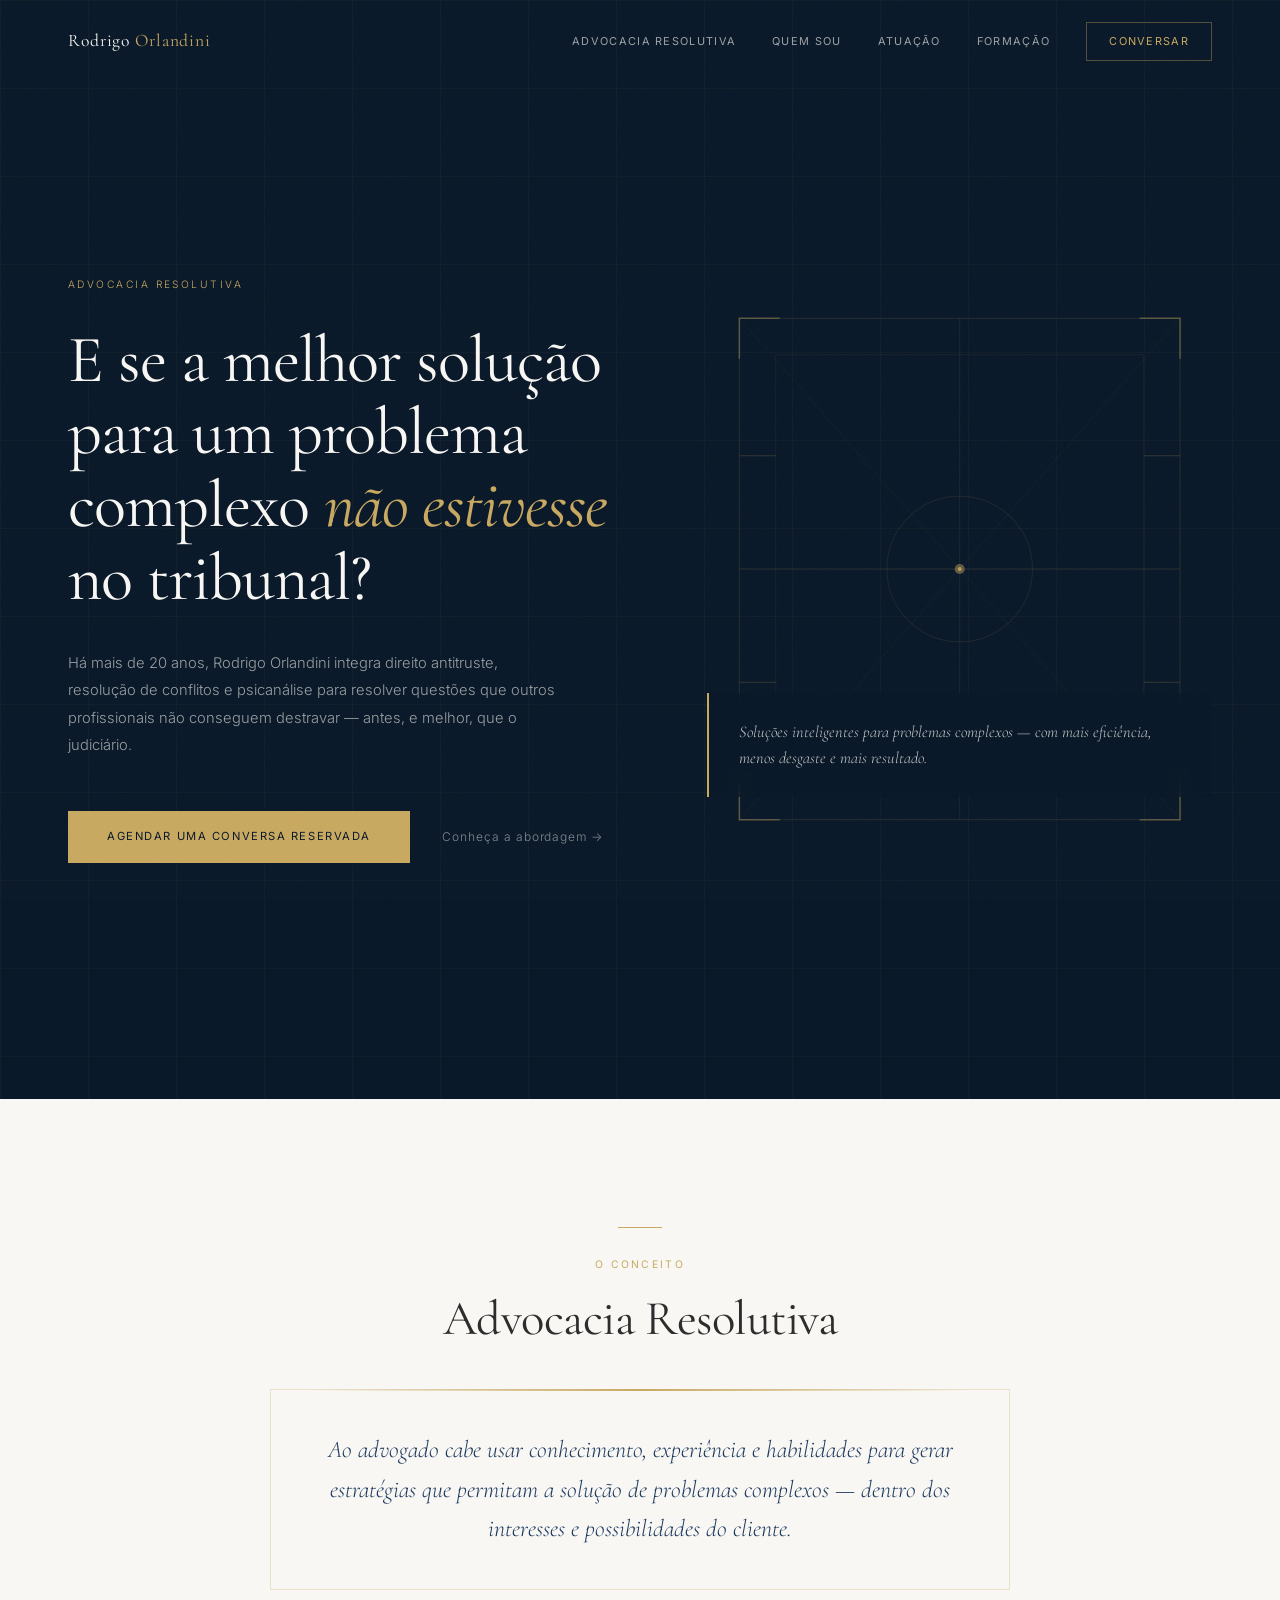
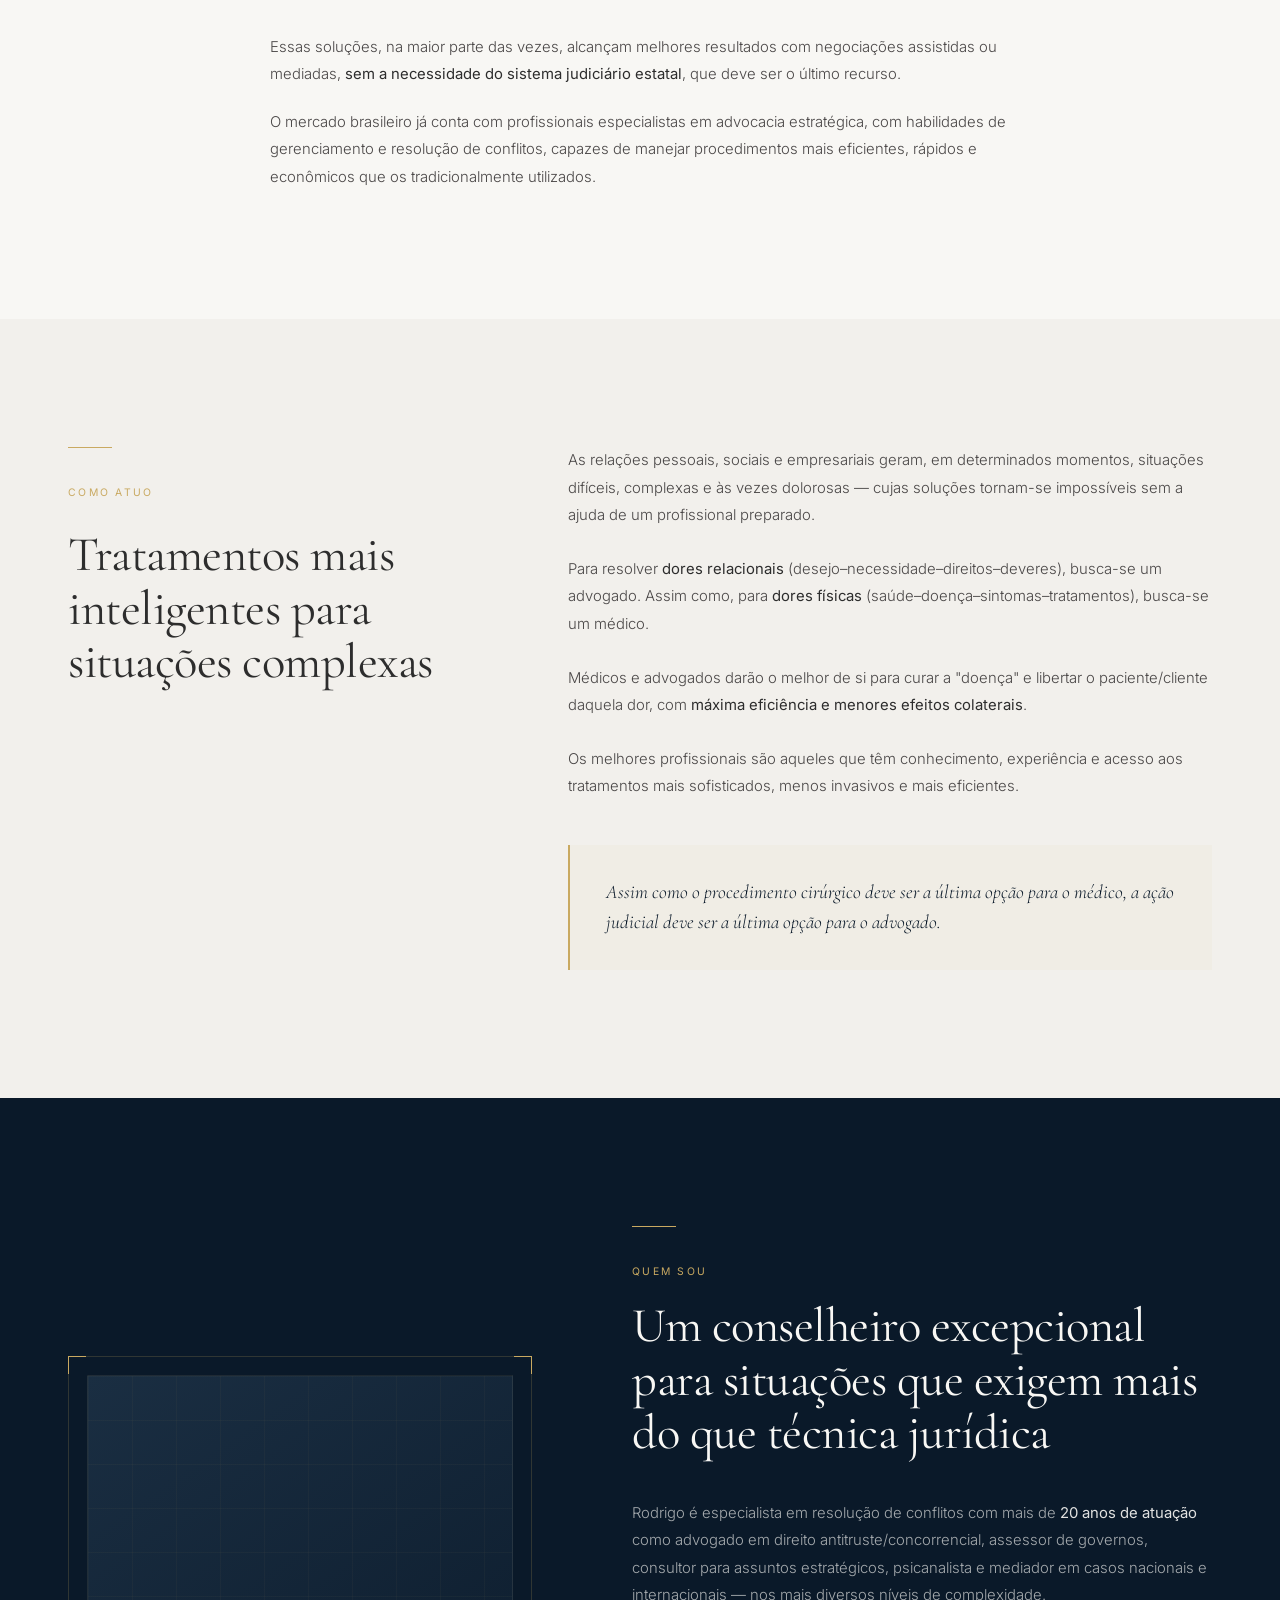
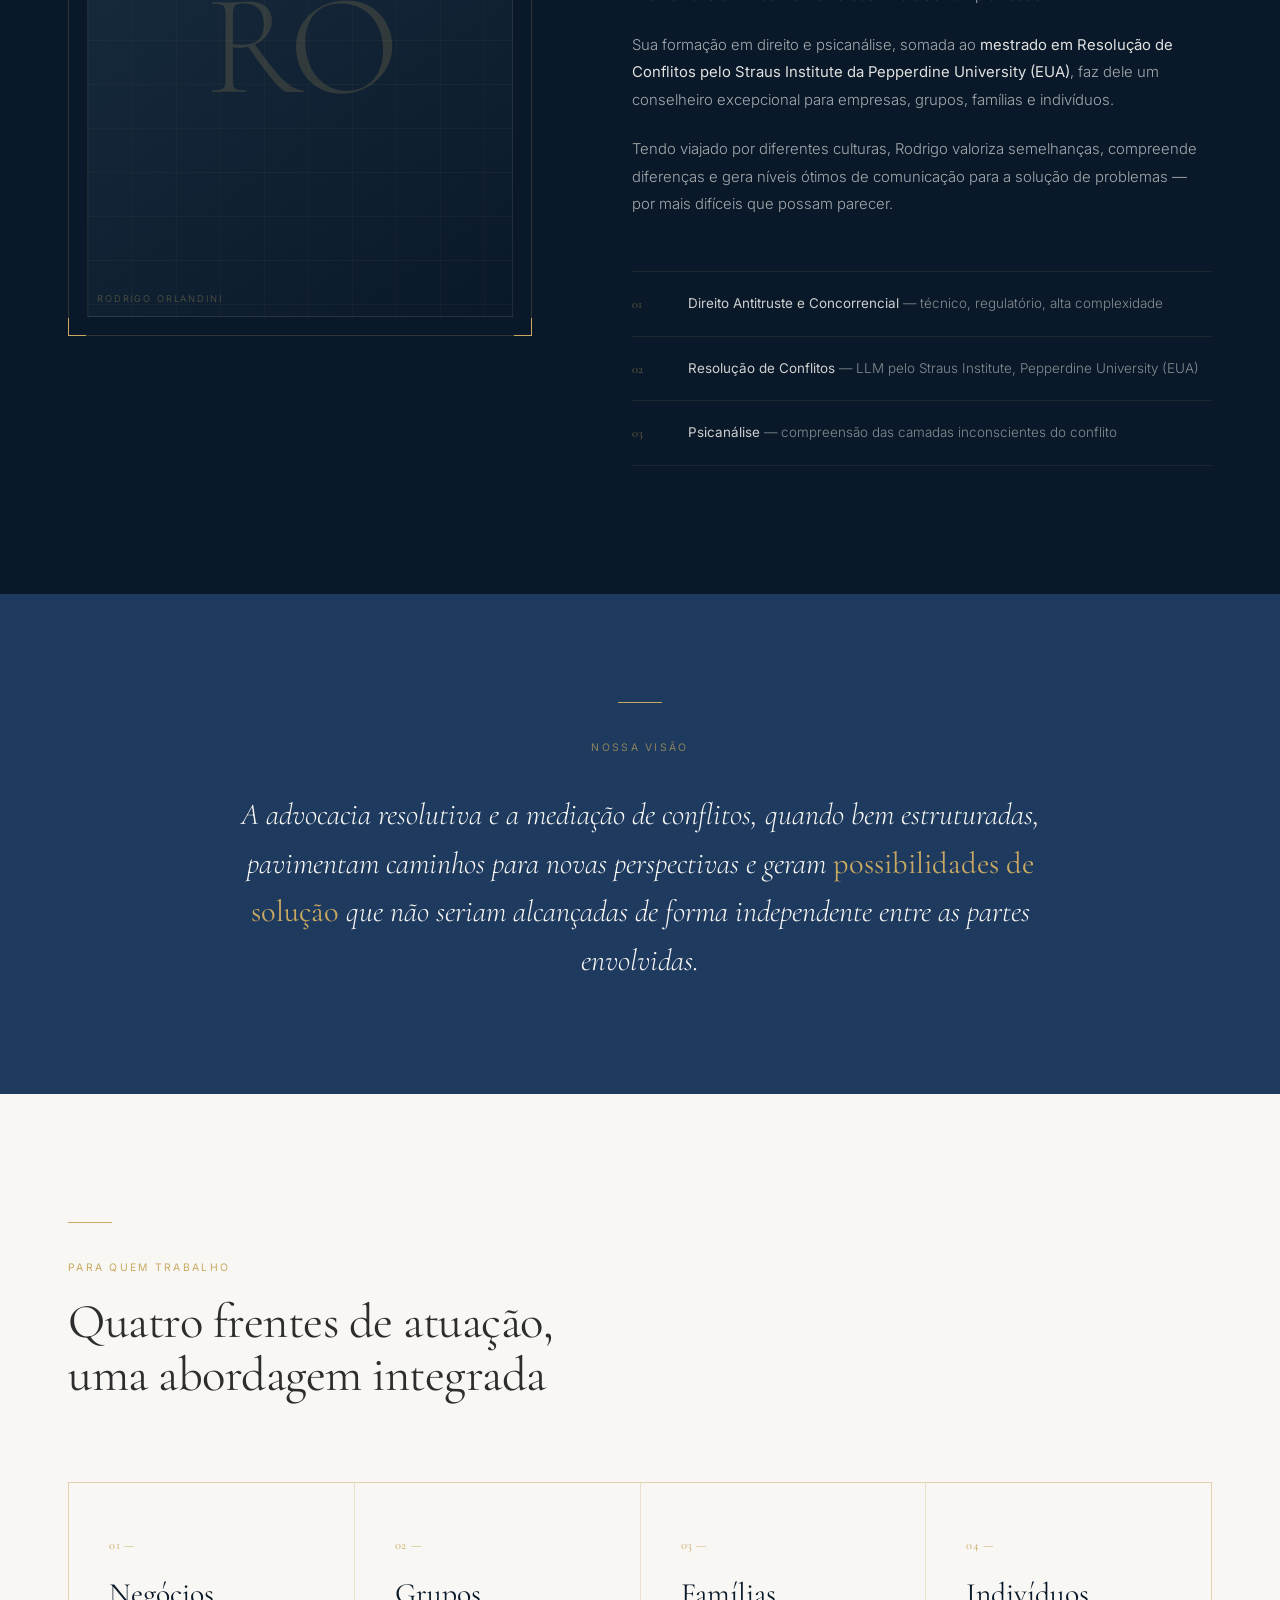
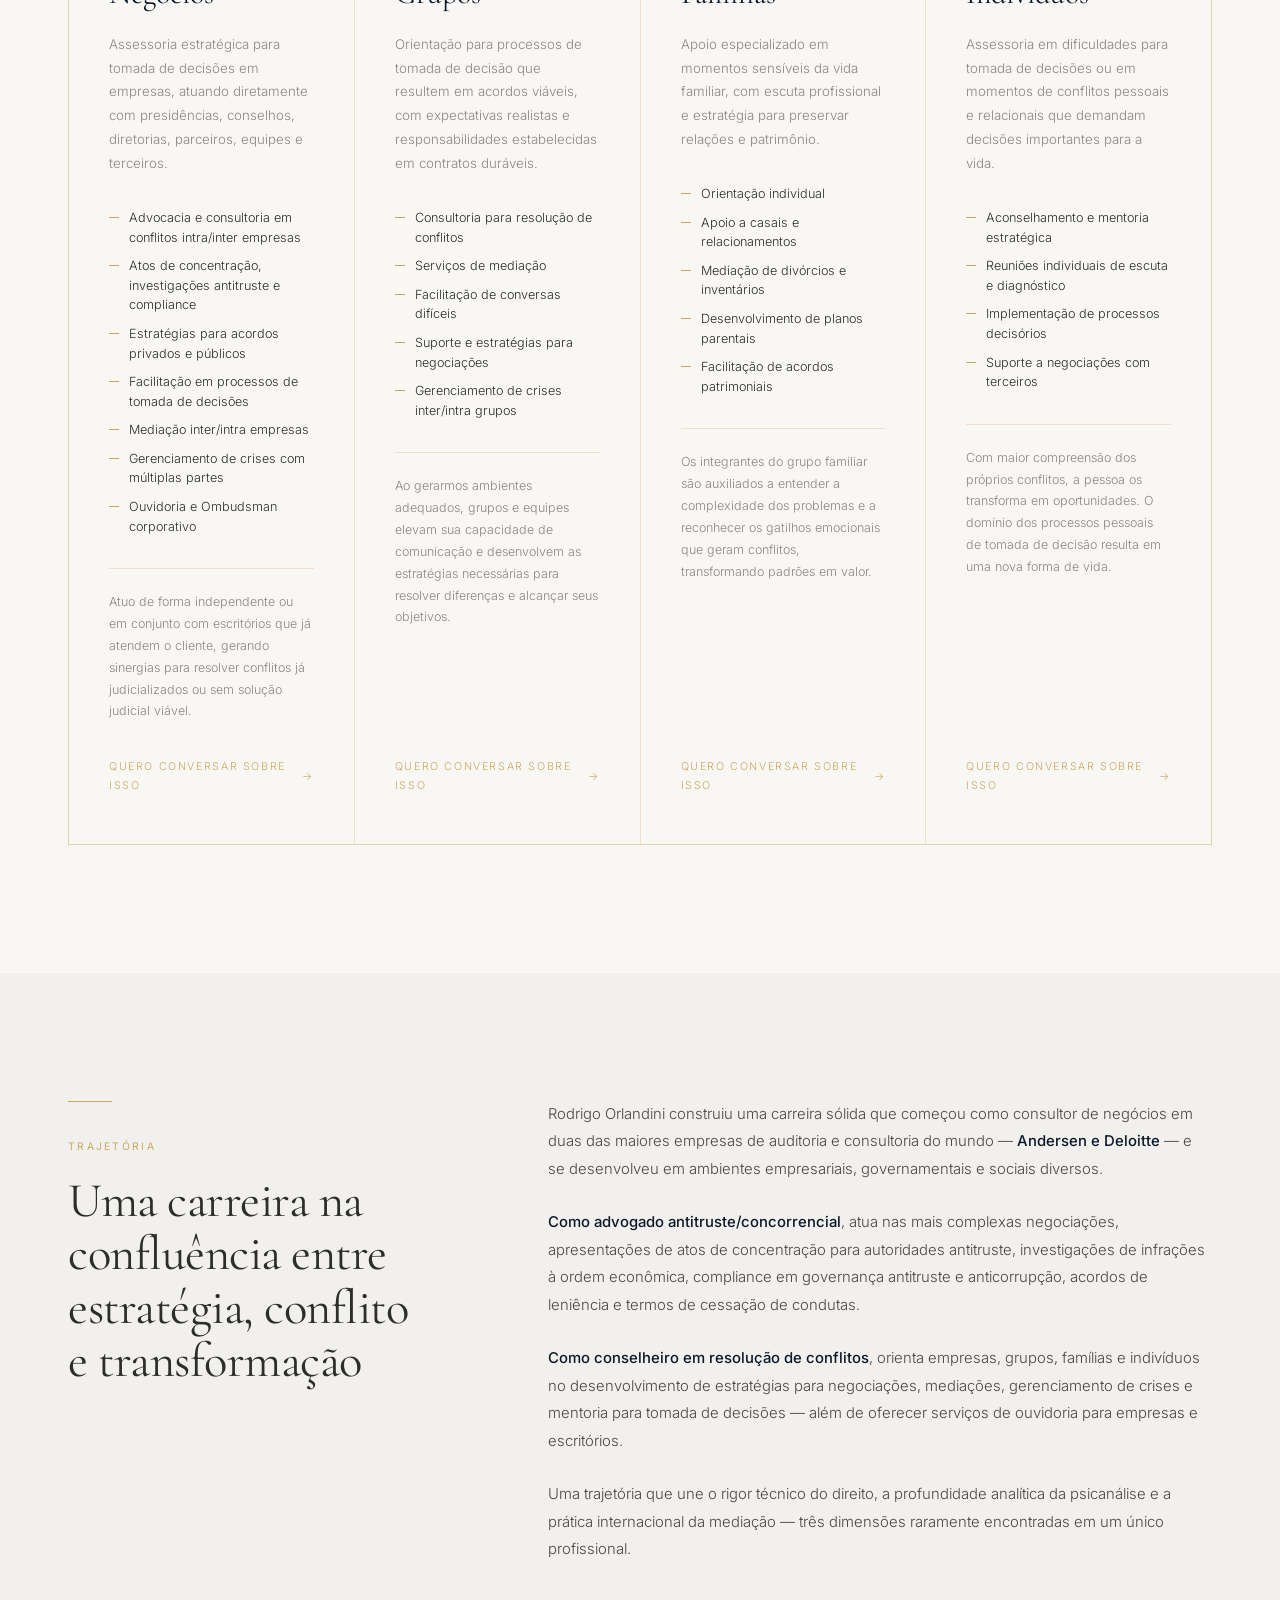
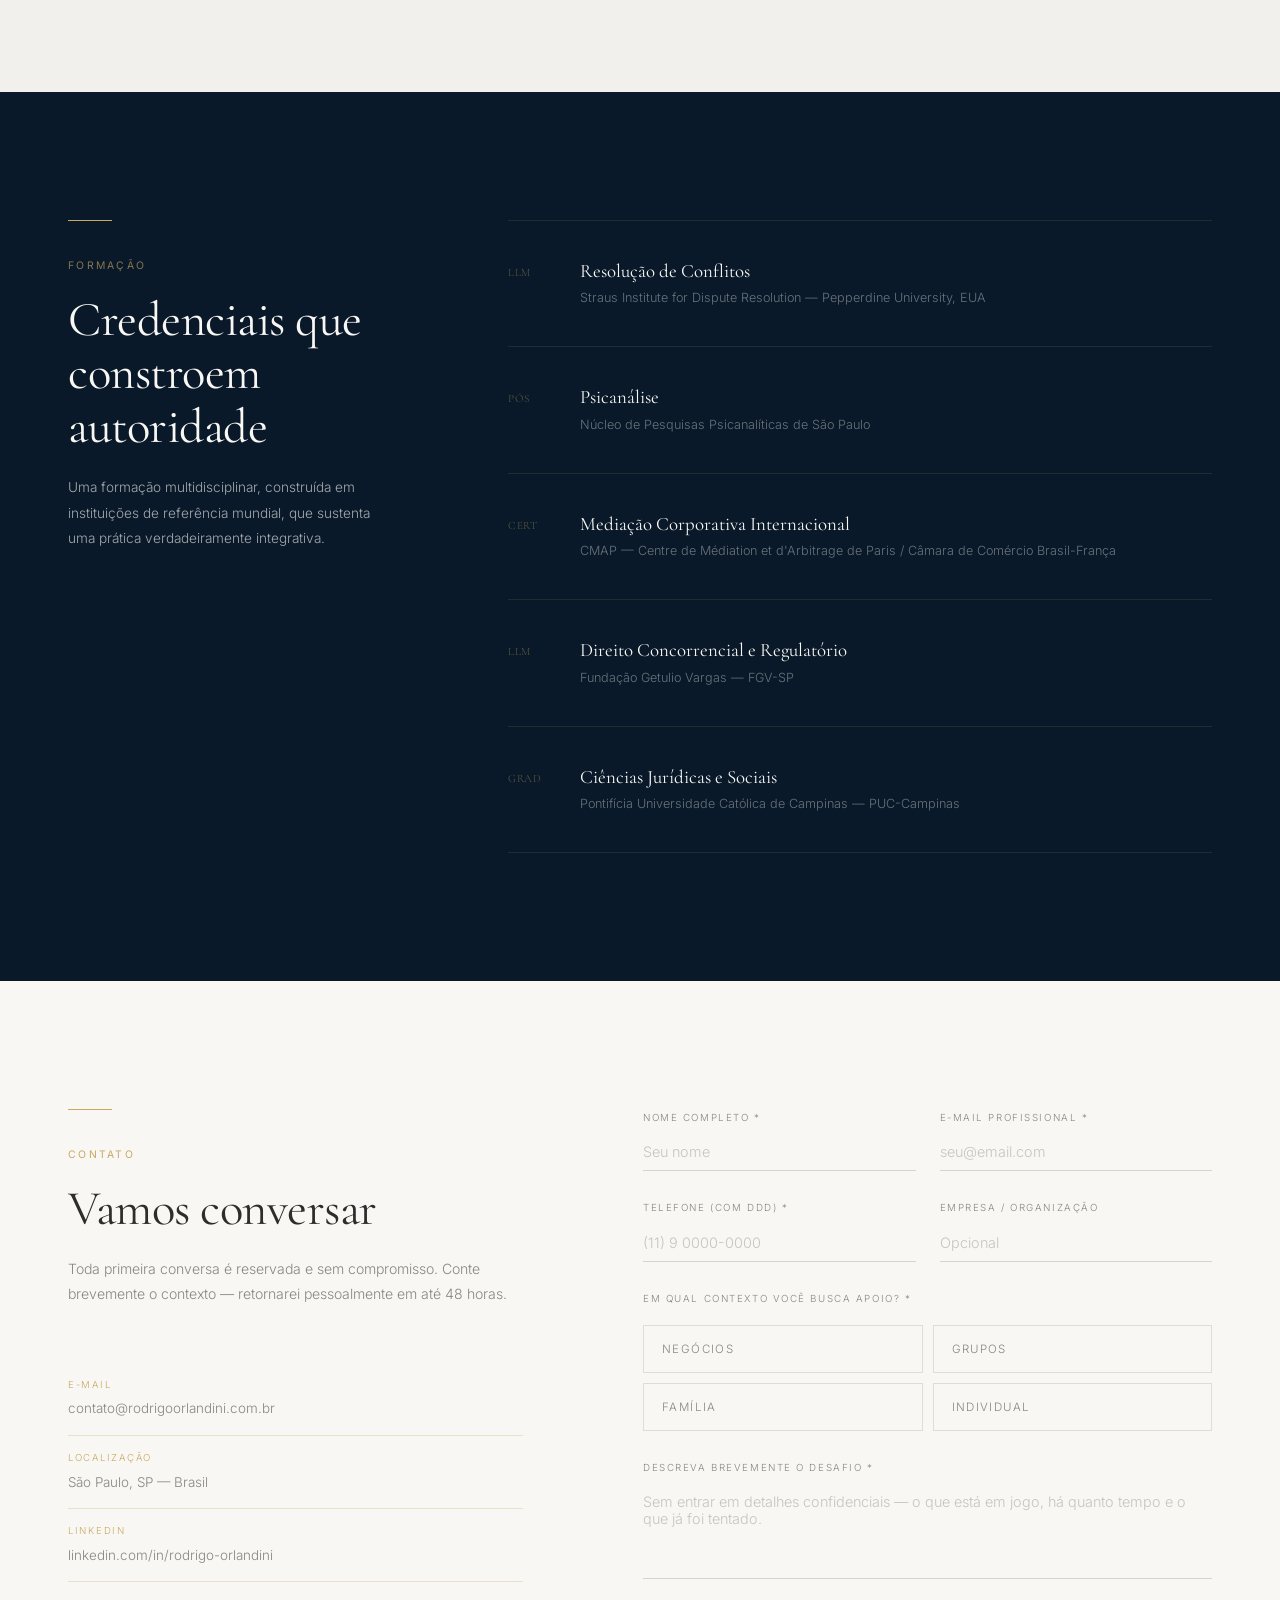
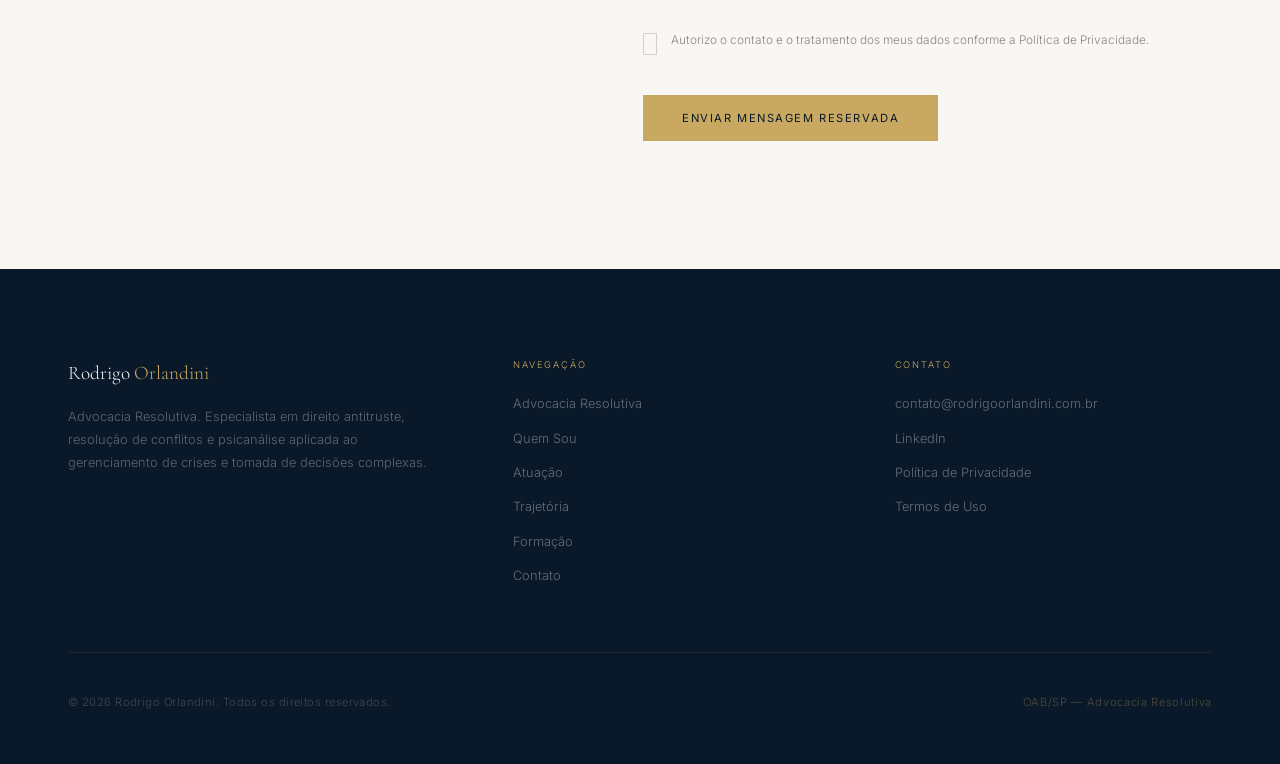
<file: rodrigo-orlandini.html>
<!DOCTYPE html>
<html lang="pt-BR">
<head>
  <meta charset="UTF-8" />
  <meta name="viewport" content="width=device-width, initial-scale=1.0" />
  <title>Rodrigo Orlandini — Advocacia Resolutiva</title>
  <meta name="description" content="Rodrigo Orlandini integra direito antitruste, resolução de conflitos e psicanálise para resolver questões complexas — antes e melhor que o judiciário." />
  <meta property="og:title" content="Rodrigo Orlandini — Advocacia Resolutiva" />
  <meta property="og:description" content="Soluções inteligentes para problemas complexos — antes do judiciário, com mais eficiência, menos desgaste e mais resultado." />
  <meta property="og:type" content="website" />

  <!-- Google Fonts — Cormorant Garamond (display) + Inter (body) -->
  <link rel="preconnect" href="https://fonts.googleapis.com" />
  <link rel="preconnect" href="https://fonts.gstatic.com" crossorigin />
  <link href="https://fonts.googleapis.com/css2?family=Cormorant+Garamond:ital,wght@0,300;0,400;0,500;0,600;1,300;1,400;1,500&family=Inter:wght@300;400;500&display=swap" rel="stylesheet" />

  <style>
    /* ─── TOKENS ──────────────────────────────────────────────────── */
    :root {
      --navy:       #0A1929;
      --navy-mid:   #1E3A5F;
      --navy-light: #22405a;
      --gold:       #C9A961;
      --gold-dim:   rgba(201,169,97,0.15);
      --gold-border:rgba(201,169,97,0.28);
      --off-white:  #F8F7F4;
      --warm-white: #F2F0EC;
      --charcoal:   #2D2D2D;
      --ink:        #1a1a1a;
      --stone:      #8B8680;
      --ease:       cubic-bezier(0.25, 0.46, 0.45, 0.94);
      --serif:      'Cormorant Garamond', 'Adobe Garamond Pro', Georgia, serif;
      --sans:       'Inter', system-ui, -apple-system, sans-serif;
    }

    /* ─── RESET ───────────────────────────────────────────────────── */
    *, *::before, *::after { box-sizing: border-box; margin: 0; padding: 0; }
    html { scroll-behavior: smooth; }
    body {
      font-family: var(--sans);
      font-weight: 300;
      color: var(--charcoal);
      background: var(--off-white);
      line-height: 1.75;
      -webkit-font-smoothing: antialiased;
      -moz-osx-font-smoothing: grayscale;
      overflow-x: hidden;
    }

    /* ─── FILM GRAIN OVERLAY ──────────────────────────────────────── */
    body::after {
      content: '';
      position: fixed;
      inset: 0;
      pointer-events: none;
      z-index: 9998;
      opacity: 0.022;
      background-image: url("data:image/svg+xml,%3Csvg xmlns='http://www.w3.org/2000/svg' width='300' height='300'%3E%3Cfilter id='n'%3E%3CfeTurbulence type='fractalNoise' baseFrequency='0.85' numOctaves='4' stitchTiles='stitch'/%3E%3C/filter%3E%3Crect width='100%25' height='100%25' filter='url(%23n)'/%3E%3C/svg%3E");
      background-size: 300px 300px;
    }

    /* ─── LAYOUT UTILS ────────────────────────────────────────────── */
    .container { max-width: 1240px; margin: 0 auto; padding: 0 48px; }
    @media (max-width: 768px) { .container { padding: 0 28px; } }
    @media (max-width: 480px) { .container { padding: 0 20px; } }

    /* ─── SCROLL REVEAL ───────────────────────────────────────────── */
    .r {
      opacity: 0;
      transform: translateY(32px);
      transition: opacity 0.75s var(--ease), transform 0.75s var(--ease);
    }
    .r.v { opacity: 1; transform: none; }
    .d1 { transition-delay: 0.10s; }
    .d2 { transition-delay: 0.20s; }
    .d3 { transition-delay: 0.30s; }
    .d4 { transition-delay: 0.42s; }

    /* ─── TYPOGRAPHY PRIMITIVES ───────────────────────────────────── */
    .label {
      font-family: var(--sans);
      font-size: 0.65rem;
      font-weight: 400;
      letter-spacing: 0.22em;
      text-transform: uppercase;
      color: var(--gold);
    }

    .display {
      font-family: var(--serif);
      font-weight: 400;
      line-height: 1.10;
      letter-spacing: -0.01em;
      color: var(--charcoal);
    }

    .display--xl  { font-size: clamp(2.8rem, 5.5vw, 4.6rem); }
    .display--lg  { font-size: clamp(2.1rem, 3.8vw, 3.4rem); }
    .display--md  { font-size: clamp(1.5rem, 2.5vw, 2.2rem); }

    .display--light { color: var(--off-white); }
    .display--gold  { color: var(--gold); }

    .body {
      font-family: var(--sans);
      font-size: 0.93rem;
      font-weight: 300;
      line-height: 1.85;
      color: #4a4747;
    }

    .body--light { color: rgba(248,247,244,0.65); }
    .body strong  { color: var(--charcoal); font-weight: 400; }
    .body--light strong { color: rgba(248,247,244,0.9); font-weight: 400; }

    /* Gold rule */
    .rule {
      display: block;
      width: 44px;
      height: 1px;
      background: var(--gold);
      margin-bottom: 28px;
    }
    .rule--center { margin-inline: auto; }

    /* ─── BUTTONS ─────────────────────────────────────────────────── */
    .btn {
      display: inline-block;
      font-family: var(--sans);
      font-size: 0.7rem;
      font-weight: 400;
      letter-spacing: 0.14em;
      text-transform: uppercase;
      text-decoration: none;
      padding: 15px 38px;
      border: 1px solid var(--gold);
      color: var(--gold);
      background: transparent;
      cursor: pointer;
      transition: background 0.35s var(--ease), color 0.35s var(--ease);
      white-space: nowrap;
    }
    .btn:hover, .btn:focus { background: var(--gold); color: var(--navy); outline: none; }
    .btn--fill { background: var(--gold); color: var(--navy); }
    .btn--fill:hover { background: transparent; color: var(--gold); }

    .ghost-link {
      font-family: var(--sans);
      font-size: 0.75rem;
      letter-spacing: 0.08em;
      color: rgba(248,247,244,0.5);
      text-decoration: none;
      border-bottom: 1px solid transparent;
      transition: color 0.3s, border-color 0.3s;
    }
    .ghost-link:hover { color: var(--gold); border-color: var(--gold); }

    /* ─── HEADER ──────────────────────────────────────────────────── */
    #hdr {
      position: fixed;
      inset: 0 0 auto;
      z-index: 200;
      padding: 22px 0;
      transition: background 0.5s var(--ease), padding 0.4s var(--ease);
    }
    #hdr.s {
      background: rgba(8, 20, 34, 0.93);
      backdrop-filter: blur(16px) saturate(1.4);
      -webkit-backdrop-filter: blur(16px) saturate(1.4);
      padding: 14px 0;
      border-bottom: 1px solid rgba(201,169,97,0.08);
    }
    #hdr .container { display: flex; align-items: center; justify-content: space-between; gap: 32px; }

    .logo {
      font-family: var(--serif);
      font-size: 1.1rem;
      font-weight: 400;
      letter-spacing: 0.05em;
      color: var(--off-white);
      text-decoration: none;
      flex-shrink: 0;
    }
    .logo em { font-style: normal; color: var(--gold); }

    nav { display: flex; align-items: center; gap: 36px; }
    nav a {
      font-family: var(--sans);
      font-size: 0.68rem;
      font-weight: 400;
      letter-spacing: 0.12em;
      text-transform: uppercase;
      color: rgba(248,247,244,0.62);
      text-decoration: none;
      transition: color 0.3s;
    }
    nav a:hover { color: var(--off-white); }

    .hdr-cta {
      font-family: var(--sans);
      font-size: 0.68rem;
      letter-spacing: 0.12em;
      text-transform: uppercase;
      color: var(--gold);
      text-decoration: none;
      border: 1px solid rgba(201,169,97,0.38);
      padding: 9px 22px;
      transition: background 0.3s, color 0.3s;
      white-space: nowrap;
    }
    .hdr-cta:hover { background: var(--gold); color: var(--navy); }

    .hamburger { display: none; flex-direction: column; gap: 5px; cursor: pointer; background: none; border: none; padding: 4px; }
    .hamburger span { display: block; width: 22px; height: 1px; background: rgba(248,247,244,0.8); transition: 0.3s; }

    @media (max-width: 960px) {
      .hamburger { display: flex; }
      nav {
        display: none;
        position: absolute;
        top: 100%;
        left: 0; right: 0;
        background: rgba(8,20,34,0.97);
        backdrop-filter: blur(12px);
        flex-direction: column;
        align-items: flex-start;
        padding: 36px 48px 40px;
        gap: 24px;
        border-bottom: 1px solid rgba(201,169,97,0.10);
      }
      nav.open { display: flex; }
      .hdr-cta { display: none; }
      nav a { font-size: 0.8rem; color: rgba(248,247,244,0.75); }
    }
    @media (max-width: 480px) { nav { padding: 32px 24px 36px; } }

    /* ─── HERO ────────────────────────────────────────────────────── */
    #hero {
      min-height: 100dvh;
      background-color: var(--navy);
      background-image: url("https://photoshop-api.adobe.io/v2/short-url/urn:aaid:ps:US:3a924ac1-268b-4cf8-a818-84bebd75f367");
      background-size: cover;
      background-position: center 30%;
      position: relative;
      display: flex;
      align-items: center;
    }

    /* Deep overlay so text always reads cleanly */
    #hero::before {
      content: '';
      position: absolute;
      inset: 0;
      background: linear-gradient(
        105deg,
        rgba(10,25,41,0.92) 0%,
        rgba(10,25,41,0.72) 55%,
        rgba(10,25,41,0.50) 100%
      );
    }

    /* Grid lines — subtle geometric texture */
    #hero::after {
      content: '';
      position: absolute;
      inset: 0;
      pointer-events: none;
      background-image:
        linear-gradient(to right,  rgba(201,169,97,0.04) 1px, transparent 1px),
        linear-gradient(to bottom, rgba(201,169,97,0.04) 1px, transparent 1px);
      background-size: 88px 88px;
    }

    .hero-wrap {
      position: relative;
      z-index: 2;
      width: 100%;
      padding: 148px 0 108px;
      display: grid;
      grid-template-columns: 1.05fr 0.95fr;
      gap: 80px;
      align-items: center;
    }

    .hero-eyebrow {
      font-family: var(--sans);
      font-size: 0.64rem;
      letter-spacing: 0.24em;
      text-transform: uppercase;
      color: var(--gold);
      margin-bottom: 30px;
    }

    .hero-h1 {
      font-family: var(--serif);
      font-size: clamp(2.7rem, 5.2vw, 4.4rem);
      font-weight: 400;
      line-height: 1.09;
      color: var(--off-white);
      margin-bottom: 36px;
      letter-spacing: -0.015em;
    }
    .hero-h1 em { font-style: italic; color: var(--gold); }

    .hero-sub {
      font-size: 0.92rem;
      line-height: 1.85;
      color: rgba(248,247,244,0.60);
      max-width: 500px;
      margin-bottom: 52px;
    }

    .hero-actions { display: flex; align-items: center; gap: 32px; flex-wrap: wrap; }

    /* Right panel — abstract geometric */
    .hero-panel {
      position: relative;
      height: 560px;
      display: flex;
      align-items: center;
      justify-content: center;
    }

    .hero-geo svg { width: 100%; height: 100%; }

    .hero-aside {
      position: absolute;
      bottom: 52px;
      left: 0; right: 0;
      padding: 26px 30px;
      border-left: 2px solid var(--gold);
      background: rgba(10,25,41,0.55);
      backdrop-filter: blur(10px);
      -webkit-backdrop-filter: blur(10px);
    }

    .hero-aside p {
      font-family: var(--serif);
      font-size: 1.02rem;
      font-style: italic;
      font-weight: 300;
      color: rgba(248,247,244,0.78);
      line-height: 1.6;
    }

    @media (max-width: 960px) {
      .hero-wrap { grid-template-columns: 1fr; padding: 130px 0 90px; gap: 0; }
      .hero-panel { display: none; }
      .hero-sub { max-width: 100%; }
    }

    /* ─── SECTIONS ────────────────────────────────────────────────── */
    section { padding: 128px 0; }
    @media (max-width: 768px) { section { padding: 88px 0; } }
    @media (max-width: 480px) { section { padding: 72px 0; } }

    /* ─── CONCEITO ────────────────────────────────────────────────── */
    #conceito { background: var(--off-white); }

    .conceito-body {
      max-width: 740px;
      margin: 0 auto;
      text-align: center;
    }

    .conceito-body .rule { margin-bottom: 20px; }

    .conceito-quote {
      font-family: var(--serif);
      font-size: clamp(1.15rem, 2.3vw, 1.5rem);
      font-weight: 300;
      font-style: italic;
      line-height: 1.65;
      color: var(--navy-mid);
      margin: 44px 0;
      padding: 40px 44px;
      border: 1px solid var(--gold-border);
      position: relative;
    }

    .conceito-quote::before {
      content: '';
      position: absolute;
      top: -1px;
      left: 40px; right: 40px;
      height: 2px;
      background: linear-gradient(to right, transparent, var(--gold), transparent);
    }

    .conceito-paras { text-align: left; }
    .conceito-paras p + p { margin-top: 20px; }

    /* ─── COMO ATUO ───────────────────────────────────────────────── */
    #como-atuo { background: var(--warm-white); }

    .atuo-grid {
      display: grid;
      grid-template-columns: 380px 1fr;
      gap: 120px;
      align-items: start;
    }

    .atuo-sticky { position: sticky; top: 128px; }

    .atuo-title { margin-top: 24px; }

    .atuo-paras { display: flex; flex-direction: column; gap: 26px; }

    .highlight-box {
      margin-top: 44px;
      padding: 32px 36px;
      border-left: 2px solid var(--gold);
      background: rgba(201,169,97,0.05);
    }

    .highlight-box p {
      font-family: var(--serif);
      font-size: 1.2rem;
      font-style: italic;
      font-weight: 300;
      line-height: 1.60;
      color: var(--navy);
    }

    @media (max-width: 960px) {
      .atuo-grid { grid-template-columns: 1fr; gap: 52px; }
      .atuo-sticky { position: static; }
    }

    /* ─── QUEM É ──────────────────────────────────────────────────── */
    #quem-e { background: var(--navy); overflow: hidden; }

    .quem-grid {
      display: grid;
      grid-template-columns: 1fr 1.25fr;
      gap: 100px;
      align-items: center;
    }

    /* Portrait placeholder — monogram frame */
    .portrait {
      position: relative;
      height: 580px;
    }

    .portrait-outer {
      position: absolute;
      inset: 0;
      border: 1px solid rgba(201,169,97,0.20);
    }

    .portrait-inner {
      position: absolute;
      inset: 18px;
      border: 1px solid rgba(201,169,97,0.09);
      display: flex;
      align-items: center;
      justify-content: center;
      background: linear-gradient(145deg, #1a2e42 0%, var(--navy) 100%);
      overflow: hidden;
    }

    /* Architectural line pattern behind monogram */
    .portrait-inner::before {
      content: '';
      position: absolute;
      inset: 0;
      background-image:
        linear-gradient(to right,  rgba(201,169,97,0.045) 1px, transparent 1px),
        linear-gradient(to bottom, rgba(201,169,97,0.045) 1px, transparent 1px);
      background-size: 44px 44px;
    }

    .monogram {
      font-family: var(--serif);
      font-size: 9rem;
      font-weight: 300;
      color: rgba(201,169,97,0.18);
      line-height: 1;
      letter-spacing: -0.04em;
      position: relative;
      user-select: none;
    }

    .portrait-caption {
      position: absolute;
      bottom: 28px;
      left: 28px;
      font-family: var(--sans);
      font-size: 0.58rem;
      letter-spacing: 0.20em;
      text-transform: uppercase;
      color: rgba(201,169,97,0.40);
    }

    /* Corner accent marks */
    .corner { position: absolute; width: 18px; height: 18px; }
    .corner--tl { top: -1px; left: -1px; border-top: 1.5px solid var(--gold); border-left: 1.5px solid var(--gold); }
    .corner--tr { top: -1px; right: -1px; border-top: 1.5px solid var(--gold); border-right: 1.5px solid var(--gold); }
    .corner--bl { bottom: -1px; left: -1px; border-bottom: 1.5px solid var(--gold); border-left: 1.5px solid var(--gold); }
    .corner--br { bottom: -1px; right: -1px; border-bottom: 1.5px solid var(--gold); border-right: 1.5px solid var(--gold); }

    .quem-text { }
    .quem-body { margin-top: 40px; display: flex; flex-direction: column; gap: 22px; }

    .pillars {
      margin-top: 52px;
      display: flex;
      flex-direction: column;
    }

    .pillar {
      display: grid;
      grid-template-columns: 36px 1fr;
      gap: 20px;
      align-items: start;
      padding: 20px 0;
      border-bottom: 1px solid rgba(201,169,97,0.10);
    }
    .pillar:first-child { border-top: 1px solid rgba(201,169,97,0.10); }

    .pillar-num {
      font-family: var(--serif);
      font-size: 0.78rem;
      color: rgba(201,169,97,0.55);
      padding-top: 2px;
    }

    .pillar-text {
      font-family: var(--sans);
      font-size: 0.84rem;
      font-weight: 300;
      line-height: 1.65;
      color: rgba(248,247,244,0.52);
    }
    .pillar-text strong { color: rgba(248,247,244,0.82); font-weight: 400; }

    @media (max-width: 960px) {
      .quem-grid { grid-template-columns: 1fr; gap: 60px; }
      .portrait { height: 340px; }
    }

    /* ─── VISÃO ───────────────────────────────────────────────────── */
    #visao {
      background: var(--navy-mid);
      padding: 108px 0;
    }

    .visao-wrap {
      max-width: 860px;
      margin: 0 auto;
      text-align: center;
    }

    .visao-quote {
      font-family: var(--serif);
      font-size: clamp(1.35rem, 2.6vw, 1.9rem);
      font-weight: 300;
      font-style: italic;
      line-height: 1.60;
      color: var(--off-white);
      margin-top: 32px;
    }

    .visao-quote strong { color: var(--gold); font-style: normal; font-weight: 400; }

    /* ─── ATUAÇÃO ─────────────────────────────────────────────────── */
    #atuacao { background: var(--off-white); }

    .atuacao-hd { margin-bottom: 80px; }

    .cards {
      display: grid;
      grid-template-columns: repeat(4, 1fr);
      gap: 1px;
      background: var(--gold-border);
      border: 1px solid var(--gold-border);
    }

    @media (max-width: 1100px) { .cards { grid-template-columns: repeat(2, 1fr); } }
    @media (max-width:  600px) { .cards { grid-template-columns: 1fr; } }

    .card {
      background: var(--off-white);
      padding: 52px 40px 48px;
      display: flex;
      flex-direction: column;
      transition: background 0.35s var(--ease);
    }
    .card:hover { background: #E9E6E0; }

    .card-n {
      font-family: var(--serif);
      font-size: 0.78rem;
      font-weight: 400;
      color: var(--gold);
      letter-spacing: 0.05em;
      margin-bottom: 20px;
    }

    .card-title {
      font-family: var(--serif);
      font-size: 1.85rem;
      font-weight: 400;
      color: var(--navy);
      line-height: 1.15;
      margin-bottom: 22px;
    }

    .card-lead {
      font-size: 0.83rem;
      line-height: 1.80;
      color: var(--stone);
      margin-bottom: 32px;
    }

    .services {
      list-style: none;
      display: flex;
      flex-direction: column;
      gap: 9px;
      margin-bottom: 32px;
    }

    .services li {
      font-size: 0.79rem;
      line-height: 1.55;
      color: var(--charcoal);
      padding-left: 20px;
      position: relative;
    }

    .services li::before {
      content: '';
      position: absolute;
      left: 0;
      top: 9px;
      width: 10px;
      height: 1px;
      background: var(--gold);
    }

    .card-close {
      font-size: 0.78rem;
      line-height: 1.75;
      color: var(--stone);
      padding-top: 22px;
      border-top: 1px solid var(--gold-border);
      margin-bottom: 36px;
    }

    .card-link {
      font-family: var(--sans);
      font-size: 0.67rem;
      letter-spacing: 0.15em;
      text-transform: uppercase;
      color: var(--gold);
      text-decoration: none;
      margin-top: auto;
      display: inline-flex;
      align-items: center;
      gap: 8px;
      transition: gap 0.3s var(--ease);
    }
    .card-link::after { content: '→'; transition: transform 0.3s; }
    .card-link:hover { gap: 14px; }

    /* ─── TRAJETÓRIA ──────────────────────────────────────────────── */
    #trajetoria { background: var(--warm-white); }

    .traj-grid {
      display: grid;
      grid-template-columns: 360px 1fr;
      gap: 120px;
      align-items: start;
    }

    .traj-sticky { position: sticky; top: 128px; }

    .traj-paras { display: flex; flex-direction: column; gap: 26px; }
    .traj-paras p strong { color: var(--navy); font-weight: 500; }

    @media (max-width: 960px) {
      .traj-grid { grid-template-columns: 1fr; gap: 52px; }
      .traj-sticky { position: static; }
    }

    /* ─── FORMAÇÃO ────────────────────────────────────────────────── */
    #formacao { background: var(--navy); }

    .formacao-grid {
      display: grid;
      grid-template-columns: 320px 1fr;
      gap: 120px;
      align-items: start;
    }

    .formacao-sticky { position: sticky; top: 128px; }

    .edu-list { display: flex; flex-direction: column; }

    .edu {
      display: grid;
      grid-template-columns: 44px 1fr;
      gap: 28px;
      align-items: start;
      padding: 38px 0;
      border-bottom: 1px solid rgba(201,169,97,0.12);
    }
    .edu:first-child { border-top: 1px solid rgba(201,169,97,0.12); }

    .edu-abbr {
      font-family: var(--serif);
      font-size: 0.7rem;
      color: rgba(201,169,97,0.45);
      letter-spacing: 0.06em;
      padding-top: 4px;
      text-transform: uppercase;
    }

    .edu-deg {
      font-family: var(--serif);
      font-size: 1.18rem;
      font-weight: 400;
      color: var(--off-white);
      line-height: 1.3;
      margin-bottom: 6px;
    }

    .edu-inst {
      font-family: var(--sans);
      font-size: 0.79rem;
      font-weight: 300;
      color: rgba(248,247,244,0.40);
      line-height: 1.5;
    }

    @media (max-width: 960px) {
      .formacao-grid { grid-template-columns: 1fr; gap: 52px; }
      .formacao-sticky { position: static; }
    }

    /* ─── CONTATO ─────────────────────────────────────────────────── */
    #contato { background: var(--off-white); }

    .contato-grid {
      display: grid;
      grid-template-columns: 1fr 1.25fr;
      gap: 120px;
      align-items: start;
    }

    .contato-sticky { position: sticky; top: 128px; }

    .contato-note {
      font-size: 0.88rem;
      line-height: 1.8;
      color: var(--stone);
      margin-top: 20px;
    }

    .contact-info {
      margin-top: 56px;
      display: flex;
      flex-direction: column;
    }

    .cinfo {
      padding: 14px 0;
      border-bottom: 1px solid var(--gold-border);
    }

    .cinfo-lbl {
      font-family: var(--sans);
      font-size: 0.6rem;
      letter-spacing: 0.18em;
      text-transform: uppercase;
      color: var(--gold);
      margin-bottom: 4px;
    }

    .cinfo-val {
      font-size: 0.84rem;
      font-weight: 300;
      color: var(--stone);
    }

    /* Form */
    form { display: flex; flex-direction: column; }

    .frow {
      display: grid;
      grid-template-columns: 1fr 1fr;
      gap: 24px;
    }
    @media (max-width: 600px) { .frow { grid-template-columns: 1fr; } }

    .fg {
      display: flex;
      flex-direction: column;
      gap: 7px;
      margin-bottom: 28px;
    }

    label {
      font-family: var(--sans);
      font-size: 0.61rem;
      letter-spacing: 0.16em;
      text-transform: uppercase;
      color: var(--stone);
    }

    input, textarea, select {
      font-family: var(--sans);
      font-size: 0.9rem;
      font-weight: 300;
      color: var(--charcoal);
      background: transparent;
      border: none;
      border-bottom: 1px solid rgba(45,45,45,0.18);
      padding: 10px 0;
      outline: none;
      width: 100%;
      transition: border-color 0.3s var(--ease);
      -webkit-appearance: none;
    }
    input:focus, textarea:focus, select:focus { border-bottom-color: var(--gold); }
    input::placeholder, textarea::placeholder { color: rgba(139,134,128,0.45); }
    textarea { resize: none; height: 96px; }

    .ctx-label {
      font-family: var(--sans);
      font-size: 0.61rem;
      letter-spacing: 0.16em;
      text-transform: uppercase;
      color: var(--stone);
      margin-bottom: 18px;
      display: block;
    }

    .radio-g {
      display: grid;
      grid-template-columns: repeat(2, 1fr);
      gap: 10px;
      margin-bottom: 28px;
    }

    .radio-opt { position: relative; }
    .radio-opt input[type="radio"] { position: absolute; opacity: 0; width: 0; height: 0; }

    .radio-opt label {
      font-size: 0.72rem;
      letter-spacing: 0.12em;
      text-transform: uppercase;
      color: var(--stone);
      border: 1px solid rgba(139,134,128,0.22);
      padding: 13px 18px;
      display: block;
      cursor: pointer;
      transition: all 0.3s;
    }

    .radio-opt input[type="radio"]:checked + label {
      border-color: var(--gold);
      color: var(--gold);
      background: var(--gold-dim);
    }

    .radio-opt label:hover { border-color: var(--gold); color: var(--gold); }

    .check-wrap {
      display: flex;
      align-items: flex-start;
      gap: 14px;
      margin: 24px 0 40px;
    }

    .check-wrap input[type="checkbox"] {
      width: 14px;
      height: 14px;
      border: 1px solid rgba(139,134,128,0.35);
      flex-shrink: 0;
      margin-top: 2px;
      cursor: pointer;
      accent-color: var(--gold);
    }

    .check-wrap label {
      font-size: 0.74rem;
      letter-spacing: 0;
      text-transform: none;
      color: var(--stone);
      line-height: 1.6;
    }

    .success {
      display: none;
      padding: 36px;
      border: 1px solid var(--gold-border);
      text-align: center;
    }

    .success p {
      font-family: var(--serif);
      font-size: 1.1rem;
      font-style: italic;
      color: var(--navy);
      line-height: 1.6;
    }

    @media (max-width: 960px) {
      .contato-grid { grid-template-columns: 1fr; gap: 64px; }
      .contato-sticky { position: static; }
    }

    /* ─── FOOTER ──────────────────────────────────────────────────── */
    footer {
      background: var(--navy);
      padding: 88px 0 52px;
    }

    .footer-cols {
      display: grid;
      grid-template-columns: 1.2fr 1fr 1fr;
      gap: 64px;
      padding-bottom: 64px;
      border-bottom: 1px solid rgba(201,169,97,0.10);
      margin-bottom: 40px;
    }

    @media (max-width: 760px) { .footer-cols { grid-template-columns: 1fr; gap: 40px; } }

    .footer-logo {
      font-family: var(--serif);
      font-size: 1.2rem;
      color: var(--off-white);
      margin-bottom: 14px;
    }
    .footer-logo em { font-style: normal; color: var(--gold); }

    .footer-blurb {
      font-size: 0.8rem;
      line-height: 1.80;
      color: rgba(248,247,244,0.35);
    }

    .ft-head {
      font-family: var(--sans);
      font-size: 0.58rem;
      letter-spacing: 0.20em;
      text-transform: uppercase;
      color: var(--gold);
      margin-bottom: 20px;
    }

    .ft-links { display: flex; flex-direction: column; gap: 12px; }
    .ft-links a {
      font-size: 0.8rem;
      font-weight: 300;
      color: rgba(248,247,244,0.38);
      text-decoration: none;
      transition: color 0.3s;
    }
    .ft-links a:hover { color: rgba(248,247,244,0.82); }

    .footer-bar {
      display: flex;
      justify-content: space-between;
      align-items: center;
      flex-wrap: wrap;
      gap: 12px;
    }

    .footer-copy {
      font-size: 0.70rem;
      color: rgba(248,247,244,0.22);
      letter-spacing: 0.04em;
    }

    .footer-oab {
      font-size: 0.70rem;
      color: rgba(201,169,97,0.35);
      letter-spacing: 0.06em;
    }
  </style>

  <script type="application/ld+json">
  {
    "@context": "https://schema.org",
    "@graph": [
      {
        "@type": "Person",
        "name": "Rodrigo Orlandini",
        "jobTitle": "Advogado | Mediador | Consultor em Resolução de Conflitos",
        "description": "Especialista em direito antitruste, resolução de conflitos e psicanálise aplicada.",
        "alumniOf": [
          { "@type": "EducationalOrganization", "name": "Pepperdine University — Straus Institute for Dispute Resolution" },
          { "@type": "EducationalOrganization", "name": "Fundação Getulio Vargas — FGV-SP" }
        ],
        "knowsAbout": ["Direito Antitruste", "Mediação", "Resolução de Conflitos", "Psicanálise", "Advocacia Resolutiva"]
      },
      {
        "@type": "LegalService",
        "name": "Rodrigo Orlandini — Advocacia Resolutiva",
        "description": "Advocacia Resolutiva: soluções inteligentes para conflitos e questões jurídicas complexas antes do judiciário.",
        "url": "https://rodrigoorlandini.com.br",
        "areaServed": "BR",
        "serviceType": ["Advocacia Antitruste", "Mediação", "Resolução de Conflitos", "Consultoria Jurídica Estratégica"]
      }
    ]
  }
  </script>
</head>

<body>

  <!-- ════════════════════════ HEADER ════════════════════════════ -->
  <header id="hdr">
    <div class="container">
      <a href="#hero" class="logo">Rodrigo <em>Orlandini</em></a>
      <button class="hamburger" id="mBtn" aria-label="Abrir menu" aria-expanded="false">
        <span></span><span></span><span></span>
      </button>
      <nav id="mNav">
        <a href="#conceito">Advocacia Resolutiva</a>
        <a href="#quem-e">Quem Sou</a>
        <a href="#atuacao">Atuação</a>
        <a href="#formacao">Formação</a>
        <a href="#contato" class="hdr-cta">Conversar</a>
      </nav>
    </div>
  </header>

  <!-- ════════════════════════ HERO ══════════════════════════════ -->
  <section id="hero">
    <div class="container">
      <div class="hero-wrap">

        <div>
          <p class="hero-eyebrow r">Advocacia Resolutiva</p>
          <h1 class="hero-h1 r d1">
            E se a melhor solução para um problema complexo <em>não estivesse</em> no tribunal?
          </h1>
          <p class="hero-sub r d2">
            Há mais de 20 anos, Rodrigo Orlandini integra direito antitruste, resolução de conflitos e psicanálise para resolver questões que outros profissionais não conseguem destravar — antes, e melhor, que o judiciário.
          </p>
          <div class="hero-actions r d3">
            <a href="#contato" class="btn btn--fill">Agendar uma conversa reservada</a>
            <a href="#conceito" class="ghost-link">Conheça a abordagem →</a>
          </div>
        </div>

        <div class="hero-panel r d2">
          <svg viewBox="0 0 500 560" fill="none" xmlns="http://www.w3.org/2000/svg" aria-hidden="true">
            <rect x="32" y="32" width="436" height="496" stroke="rgba(201,169,97,0.14)" stroke-width="1"/>
            <rect x="68" y="68" width="364" height="424" stroke="rgba(201,169,97,0.07)" stroke-width="1"/>
            <line x1="32" y1="280" x2="468" y2="280" stroke="rgba(201,169,97,0.16)" stroke-width="1"/>
            <line x1="250" y1="32" x2="250" y2="528" stroke="rgba(201,169,97,0.09)" stroke-width="1"/>
            <circle cx="250" cy="280" r="72" stroke="rgba(201,169,97,0.10)" stroke-width="1" fill="none"/>
            <circle cx="250" cy="280" r="5" fill="rgba(201,169,97,0.45)"/>
            <circle cx="250" cy="280" r="2" fill="rgba(201,169,97,0.85)"/>
            <path d="M32 72 L32 32 L72 32" stroke="rgba(201,169,97,0.38)" stroke-width="1.5" fill="none"/>
            <path d="M428 32 L468 32 L468 72" stroke="rgba(201,169,97,0.38)" stroke-width="1.5" fill="none"/>
            <path d="M468 488 L468 528 L428 528" stroke="rgba(201,169,97,0.38)" stroke-width="1.5" fill="none"/>
            <path d="M72 528 L32 528 L32 488" stroke="rgba(201,169,97,0.38)" stroke-width="1.5" fill="none"/>
            <!-- fine diagonals -->
            <line x1="32" y1="32" x2="468" y2="528" stroke="rgba(201,169,97,0.04)" stroke-width="1"/>
            <line x1="468" y1="32" x2="32" y2="528" stroke="rgba(201,169,97,0.04)" stroke-width="1"/>
            <!-- horizontal tick marks -->
            <line x1="32" y1="168" x2="68" y2="168" stroke="rgba(201,169,97,0.22)" stroke-width="1"/>
            <line x1="432" y1="168" x2="468" y2="168" stroke="rgba(201,169,97,0.22)" stroke-width="1"/>
            <line x1="32" y1="392" x2="68" y2="392" stroke="rgba(201,169,97,0.22)" stroke-width="1"/>
            <line x1="432" y1="392" x2="468" y2="392" stroke="rgba(201,169,97,0.22)" stroke-width="1"/>
          </svg>
          <div class="hero-aside">
            <p>Soluções inteligentes para problemas complexos — com mais eficiência, menos desgaste e mais resultado.</p>
          </div>
        </div>

      </div>
    </div>
  </section>

  <!-- ════════════════════════ CONCEITO ══════════════════════════ -->
  <section id="conceito">
    <div class="container">
      <div class="conceito-body">
        <span class="rule rule--center r"></span>
        <span class="label r">O Conceito</span>
        <h2 class="display display--lg r d1" style="margin-top: 16px;">Advocacia Resolutiva</h2>

        <blockquote class="conceito-quote r d2">
          Ao advogado cabe usar conhecimento, experiência e habilidades para gerar estratégias que permitam a solução de problemas complexos — dentro dos interesses e possibilidades do cliente.
        </blockquote>

        <div class="conceito-paras r d3">
          <p class="body">Essas soluções, na maior parte das vezes, alcançam melhores resultados com negociações assistidas ou mediadas, <strong>sem a necessidade do sistema judiciário estatal</strong>, que deve ser o último recurso.</p>
          <p class="body" style="margin-top: 20px;">O mercado brasileiro já conta com profissionais especialistas em advocacia estratégica, com habilidades de gerenciamento e resolução de conflitos, capazes de manejar procedimentos mais eficientes, rápidos e econômicos que os tradicionalmente utilizados.</p>
        </div>
      </div>
    </div>
  </section>

  <!-- ════════════════════════ COMO ATUO ═════════════════════════ -->
  <section id="como-atuo">
    <div class="container">
      <div class="atuo-grid">

        <div class="atuo-sticky">
          <span class="rule r"></span>
          <span class="label r">Como Atuo</span>
          <h2 class="display display--lg atuo-title r d1">Tratamentos mais inteligentes para situações complexas</h2>
        </div>

        <div>
          <div class="atuo-paras">
            <p class="body r">As relações pessoais, sociais e empresariais geram, em determinados momentos, situações difíceis, complexas e às vezes dolorosas — cujas soluções tornam-se impossíveis sem a ajuda de um profissional preparado.</p>
            <p class="body r d1">Para resolver <strong>dores relacionais</strong> (desejo–necessidade–direitos–deveres), busca-se um advogado. Assim como, para <strong>dores físicas</strong> (saúde–doença–sintomas–tratamentos), busca-se um médico.</p>
            <p class="body r d2">Médicos e advogados darão o melhor de si para curar a "doença" e libertar o paciente/cliente daquela dor, com <strong>máxima eficiência e menores efeitos colaterais</strong>.</p>
            <p class="body r d2">Os melhores profissionais são aqueles que têm conhecimento, experiência e acesso aos tratamentos mais sofisticados, menos invasivos e mais eficientes.</p>
          </div>

          <div class="highlight-box r d3">
            <p>Assim como o procedimento cirúrgico deve ser a última opção para o médico, a ação judicial deve ser a última opção para o advogado.</p>
          </div>
        </div>

      </div>
    </div>
  </section>

  <!-- ════════════════════════ QUEM É ════════════════════════════ -->
  <section id="quem-e">
    <div class="container">
      <div class="quem-grid">

        <div class="portrait r">
          <div class="portrait-outer">
            <span class="corner corner--tl"></span>
            <span class="corner corner--tr"></span>
            <span class="corner corner--bl"></span>
            <span class="corner corner--br"></span>
            <div class="portrait-inner">
              <span class="monogram">RO</span>
            </div>
            <span class="portrait-caption">Rodrigo Orlandini</span>
          </div>
        </div>

        <div class="quem-text">
          <span class="rule r"></span>
          <span class="label r">Quem Sou</span>
          <h2 class="display display--lg display--light r d1" style="margin-top: 16px;">Um conselheiro excepcional para situações que exigem mais do que técnica jurídica</h2>

          <div class="quem-body">
            <p class="body body--light r d2">Rodrigo é especialista em resolução de conflitos com mais de <strong>20 anos de atuação</strong> como advogado em direito antitruste/concorrencial, assessor de governos, consultor para assuntos estratégicos, psicanalista e mediador em casos nacionais e internacionais — nos mais diversos níveis de complexidade.</p>
            <p class="body body--light r d2">Sua formação em direito e psicanálise, somada ao <strong>mestrado em Resolução de Conflitos pelo Straus Institute da Pepperdine University (EUA)</strong>, faz dele um conselheiro excepcional para empresas, grupos, famílias e indivíduos.</p>
            <p class="body body--light r d3">Tendo viajado por diferentes culturas, Rodrigo valoriza semelhanças, compreende diferenças e gera níveis ótimos de comunicação para a solução de problemas — por mais difíceis que possam parecer.</p>
          </div>

          <div class="pillars r d3">
            <div class="pillar">
              <span class="pillar-num">01</span>
              <span class="pillar-text"><strong>Direito Antitruste e Concorrencial</strong> — técnico, regulatório, alta complexidade</span>
            </div>
            <div class="pillar">
              <span class="pillar-num">02</span>
              <span class="pillar-text"><strong>Resolução de Conflitos</strong> — LLM pelo Straus Institute, Pepperdine University (EUA)</span>
            </div>
            <div class="pillar">
              <span class="pillar-num">03</span>
              <span class="pillar-text"><strong>Psicanálise</strong> — compreensão das camadas inconscientes do conflito</span>
            </div>
          </div>
        </div>

      </div>
    </div>
  </section>

  <!-- ════════════════════════ VISÃO ═════════════════════════════ -->
  <section id="visao">
    <div class="container">
      <div class="visao-wrap">
        <span class="rule rule--center r"></span>
        <span class="label r" style="color: rgba(201,169,97,0.65);">Nossa Visão</span>
        <blockquote class="visao-quote r d1">
          A advocacia resolutiva e a mediação de conflitos, quando bem estruturadas, pavimentam caminhos para novas perspectivas e geram <strong>possibilidades de solução</strong> que não seriam alcançadas de forma independente entre as partes envolvidas.
        </blockquote>
      </div>
    </div>
  </section>

  <!-- ════════════════════════ ATUAÇÃO ═══════════════════════════ -->
  <section id="atuacao">
    <div class="container">
      <div class="atuacao-hd">
        <span class="rule r"></span>
        <span class="label r">Para Quem Trabalho</span>
        <h2 class="display display--lg r d1" style="margin-top: 16px;">Quatro frentes de atuação,<br/>uma abordagem integrada</h2>
      </div>

      <div class="cards">

        <!-- NEGÓCIOS -->
        <div class="card r">
          <span class="card-n">01 —</span>
          <h3 class="card-title">Negócios</h3>
          <p class="card-lead">Assessoria estratégica para tomada de decisões em empresas, atuando diretamente com presidências, conselhos, diretorias, parceiros, equipes e terceiros.</p>
          <ul class="services">
            <li>Advocacia e consultoria em conflitos intra/inter empresas</li>
            <li>Atos de concentração, investigações antitruste e compliance</li>
            <li>Estratégias para acordos privados e públicos</li>
            <li>Facilitação em processos de tomada de decisões</li>
            <li>Mediação inter/intra empresas</li>
            <li>Gerenciamento de crises com múltiplas partes</li>
            <li>Ouvidoria e Ombudsman corporativo</li>
          </ul>
          <p class="card-close">Atuo de forma independente ou em conjunto com escritórios que já atendem o cliente, gerando sinergias para resolver conflitos já judicializados ou sem solução judicial viável.</p>
          <a href="#contato" class="card-link">Quero conversar sobre isso</a>
        </div>

        <!-- GRUPOS -->
        <div class="card r d1">
          <span class="card-n">02 —</span>
          <h3 class="card-title">Grupos</h3>
          <p class="card-lead">Orientação para processos de tomada de decisão que resultem em acordos viáveis, com expectativas realistas e responsabilidades estabelecidas em contratos duráveis.</p>
          <ul class="services">
            <li>Consultoria para resolução de conflitos</li>
            <li>Serviços de mediação</li>
            <li>Facilitação de conversas difíceis</li>
            <li>Suporte e estratégias para negociações</li>
            <li>Gerenciamento de crises inter/intra grupos</li>
          </ul>
          <p class="card-close">Ao gerarmos ambientes adequados, grupos e equipes elevam sua capacidade de comunicação e desenvolvem as estratégias necessárias para resolver diferenças e alcançar seus objetivos.</p>
          <a href="#contato" class="card-link">Quero conversar sobre isso</a>
        </div>

        <!-- FAMÍLIAS -->
        <div class="card r d2">
          <span class="card-n">03 —</span>
          <h3 class="card-title">Famílias</h3>
          <p class="card-lead">Apoio especializado em momentos sensíveis da vida familiar, com escuta profissional e estratégia para preservar relações e patrimônio.</p>
          <ul class="services">
            <li>Orientação individual</li>
            <li>Apoio a casais e relacionamentos</li>
            <li>Mediação de divórcios e inventários</li>
            <li>Desenvolvimento de planos parentais</li>
            <li>Facilitação de acordos patrimoniais</li>
          </ul>
          <p class="card-close">Os integrantes do grupo familiar são auxiliados a entender a complexidade dos problemas e a reconhecer os gatilhos emocionais que geram conflitos, transformando padrões em valor.</p>
          <a href="#contato" class="card-link">Quero conversar sobre isso</a>
        </div>

        <!-- INDIVÍDUOS -->
        <div class="card r d3">
          <span class="card-n">04 —</span>
          <h3 class="card-title">Indivíduos</h3>
          <p class="card-lead">Assessoria em dificuldades para tomada de decisões ou em momentos de conflitos pessoais e relacionais que demandam decisões importantes para a vida.</p>
          <ul class="services">
            <li>Aconselhamento e mentoria estratégica</li>
            <li>Reuniões individuais de escuta e diagnóstico</li>
            <li>Implementação de processos decisórios</li>
            <li>Suporte a negociações com terceiros</li>
          </ul>
          <p class="card-close">Com maior compreensão dos próprios conflitos, a pessoa os transforma em oportunidades. O domínio dos processos pessoais de tomada de decisão resulta em uma nova forma de vida.</p>
          <a href="#contato" class="card-link">Quero conversar sobre isso</a>
        </div>

      </div>
    </div>
  </section>

  <!-- ════════════════════════ TRAJETÓRIA ════════════════════════ -->
  <section id="trajetoria">
    <div class="container">
      <div class="traj-grid">

        <div class="traj-sticky">
          <span class="rule r"></span>
          <span class="label r">Trajetória</span>
          <h2 class="display display--lg r d1" style="margin-top: 16px;">Uma carreira na confluência entre estratégia, conflito e transformação</h2>
        </div>

        <div class="traj-paras">
          <p class="body r">Rodrigo Orlandini construiu uma carreira sólida que começou como consultor de negócios em duas das maiores empresas de auditoria e consultoria do mundo — <strong>Andersen e Deloitte</strong> — e se desenvolveu em ambientes empresariais, governamentais e sociais diversos.</p>
          <p class="body r d1"><strong>Como advogado antitruste/concorrencial</strong>, atua nas mais complexas negociações, apresentações de atos de concentração para autoridades antitruste, investigações de infrações à ordem econômica, compliance em governança antitruste e anticorrupção, acordos de leniência e termos de cessação de condutas.</p>
          <p class="body r d2"><strong>Como conselheiro em resolução de conflitos</strong>, orienta empresas, grupos, famílias e indivíduos no desenvolvimento de estratégias para negociações, mediações, gerenciamento de crises e mentoria para tomada de decisões — além de oferecer serviços de ouvidoria para empresas e escritórios.</p>
          <p class="body r d3">Uma trajetória que une o rigor técnico do direito, a profundidade analítica da psicanálise e a prática internacional da mediação — três dimensões raramente encontradas em um único profissional.</p>
        </div>

      </div>
    </div>
  </section>

  <!-- ════════════════════════ FORMAÇÃO ══════════════════════════ -->
  <section id="formacao">
    <div class="container">
      <div class="formacao-grid">

        <div class="formacao-sticky">
          <span class="rule r"></span>
          <span class="label r" style="color: rgba(201,169,97,0.65);">Formação</span>
          <h2 class="display display--lg display--light r d1" style="margin-top: 16px;">Credenciais que constroem autoridade</h2>
          <p class="body body--light r d2" style="margin-top: 22px; font-size: 0.85rem;">Uma formação multidisciplinar, construída em instituições de referência mundial, que sustenta uma prática verdadeiramente integrativa.</p>
        </div>

        <div class="edu-list">
          <div class="edu r">
            <span class="edu-abbr">LLM</span>
            <div>
              <h3 class="edu-deg">Resolução de Conflitos</h3>
              <p class="edu-inst">Straus Institute for Dispute Resolution — Pepperdine University, EUA</p>
            </div>
          </div>
          <div class="edu r d1">
            <span class="edu-abbr">Pós</span>
            <div>
              <h3 class="edu-deg">Psicanálise</h3>
              <p class="edu-inst">Núcleo de Pesquisas Psicanalíticas de São Paulo</p>
            </div>
          </div>
          <div class="edu r d1">
            <span class="edu-abbr">Cert</span>
            <div>
              <h3 class="edu-deg">Mediação Corporativa Internacional</h3>
              <p class="edu-inst">CMAP — Centre de Médiation et d'Arbitrage de Paris / Câmara de Comércio Brasil-França</p>
            </div>
          </div>
          <div class="edu r d2">
            <span class="edu-abbr">LLM</span>
            <div>
              <h3 class="edu-deg">Direito Concorrencial e Regulatório</h3>
              <p class="edu-inst">Fundação Getulio Vargas — FGV-SP</p>
            </div>
          </div>
          <div class="edu r d2">
            <span class="edu-abbr">Grad</span>
            <div>
              <h3 class="edu-deg">Ciências Jurídicas e Sociais</h3>
              <p class="edu-inst">Pontifícia Universidade Católica de Campinas — PUC-Campinas</p>
            </div>
          </div>
        </div>

      </div>
    </div>
  </section>

  <!-- ════════════════════════ CONTATO ═══════════════════════════ -->
  <section id="contato">
    <div class="container">
      <div class="contato-grid">

        <div class="contato-sticky">
          <span class="rule r"></span>
          <span class="label r">Contato</span>
          <h2 class="display display--lg r d1" style="margin-top: 16px;">Vamos conversar</h2>
          <p class="contato-note r d2">Toda primeira conversa é reservada e sem compromisso. Conte brevemente o contexto — retornarei pessoalmente em até 48 horas.</p>

          <div class="contact-info r d3">
            <div class="cinfo">
              <p class="cinfo-lbl">E-mail</p>
              <p class="cinfo-val">contato@rodrigoorlandini.com.br</p>
            </div>
            <div class="cinfo">
              <p class="cinfo-lbl">Localização</p>
              <p class="cinfo-val">São Paulo, SP — Brasil</p>
            </div>
            <div class="cinfo">
              <p class="cinfo-lbl">LinkedIn</p>
              <p class="cinfo-val">linkedin.com/in/rodrigo-orlandini</p>
            </div>
          </div>
        </div>

        <div>
          <form id="cForm" novalidate>
            <!-- Honeypot -->
            <input type="text" name="_hp" style="display:none" tabindex="-1" autocomplete="off" aria-hidden="true"/>

            <div class="frow r">
              <div class="fg">
                <label for="nome">Nome completo *</label>
                <input type="text" id="nome" name="nome" required placeholder="Seu nome" />
              </div>
              <div class="fg">
                <label for="email">E-mail profissional *</label>
                <input type="email" id="email" name="email" required placeholder="seu@email.com" />
              </div>
            </div>

            <div class="frow r d1">
              <div class="fg">
                <label for="tel">Telefone (com DDD) *</label>
                <input type="tel" id="tel" name="tel" required placeholder="(11) 9 0000-0000" />
              </div>
              <div class="fg">
                <label for="org">Empresa / Organização</label>
                <input type="text" id="org" name="org" placeholder="Opcional" />
              </div>
            </div>

            <div class="r d1">
              <span class="ctx-label">Em qual contexto você busca apoio? *</span>
              <div class="radio-g">
                <div class="radio-opt">
                  <input type="radio" id="rn" name="ctx" value="Negócios"/>
                  <label for="rn">Negócios</label>
                </div>
                <div class="radio-opt">
                  <input type="radio" id="rg" name="ctx" value="Grupos"/>
                  <label for="rg">Grupos</label>
                </div>
                <div class="radio-opt">
                  <input type="radio" id="rf" name="ctx" value="Família"/>
                  <label for="rf">Família</label>
                </div>
                <div class="radio-opt">
                  <input type="radio" id="ri" name="ctx" value="Individual"/>
                  <label for="ri">Individual</label>
                </div>
              </div>
            </div>

            <div class="fg r d2">
              <label for="desafio">Descreva brevemente o desafio *</label>
              <textarea id="desafio" name="desafio" required placeholder="Sem entrar em detalhes confidenciais — o que está em jogo, há quanto tempo e o que já foi tentado."></textarea>
            </div>

            <div class="check-wrap r d2">
              <input type="checkbox" id="lgpd" name="lgpd" required/>
              <label for="lgpd">Autorizo o contato e o tratamento dos meus dados conforme a Política de Privacidade.</label>
            </div>

            <div class="r d3">
              <button type="submit" class="btn btn--fill">Enviar mensagem reservada</button>
            </div>
          </form>

          <div class="success" id="ok" role="alert">
            <p>Recebi sua mensagem. Retornarei pessoalmente em até 48 horas, no canal que você indicou.</p>
          </div>
        </div>

      </div>
    </div>
  </section>

  <!-- ════════════════════════ FOOTER ════════════════════════════ -->
  <footer>
    <div class="container">
      <div class="footer-cols">
        <div>
          <p class="footer-logo">Rodrigo <em>Orlandini</em></p>
          <p class="footer-blurb">Advocacia Resolutiva. Especialista em direito antitruste, resolução de conflitos e psicanálise aplicada ao gerenciamento de crises e tomada de decisões complexas.</p>
        </div>
        <div>
          <p class="ft-head">Navegação</p>
          <div class="ft-links">
            <a href="#conceito">Advocacia Resolutiva</a>
            <a href="#quem-e">Quem Sou</a>
            <a href="#atuacao">Atuação</a>
            <a href="#trajetoria">Trajetória</a>
            <a href="#formacao">Formação</a>
            <a href="#contato">Contato</a>
          </div>
        </div>
        <div>
          <p class="ft-head">Contato</p>
          <div class="ft-links">
            <a href="mailto:contato@rodrigoorlandini.com.br">contato@rodrigoorlandini.com.br</a>
            <a href="#">LinkedIn</a>
            <a href="#">Política de Privacidade</a>
            <a href="#">Termos de Uso</a>
          </div>
        </div>
      </div>
      <div class="footer-bar">
        <p class="footer-copy">© 2026 Rodrigo Orlandini. Todos os direitos reservados.</p>
        <p class="footer-oab">OAB/SP — Advocacia Resolutiva</p>
      </div>
    </div>
  </footer>

  <!-- ════════════════════════ SCRIPTS ════════════════════════════ -->
  <script>
    // ── Header scroll state ──────────────────────────────────────
    const hdr = document.getElementById('hdr');
    const onScroll = () => hdr.classList.toggle('s', window.scrollY > 56);
    window.addEventListener('scroll', onScroll, { passive: true });
    onScroll();

    // ── Mobile nav ───────────────────────────────────────────────
    const mBtn = document.getElementById('mBtn');
    const mNav = document.getElementById('mNav');
    mBtn.addEventListener('click', () => {
      const open = mNav.classList.toggle('open');
      mBtn.setAttribute('aria-expanded', String(open));
    });
    mNav.querySelectorAll('a').forEach(a =>
      a.addEventListener('click', () => { mNav.classList.remove('open'); mBtn.setAttribute('aria-expanded','false'); })
    );

    // ── Intersection Observer (scroll reveal) ────────────────────
    const io = new IntersectionObserver(entries => {
      entries.forEach(e => { if (e.isIntersecting) { e.target.classList.add('v'); io.unobserve(e.target); } });
    }, { threshold: 0.10 });
    document.querySelectorAll('.r').forEach(el => io.observe(el));

    // Hero fires immediately after short delay
    document.querySelectorAll('#hero .r').forEach((el, i) => {
      setTimeout(() => el.classList.add('v'), 180 + i * 90);
    });

    // ── Form ─────────────────────────────────────────────────────
    document.getElementById('cForm').addEventListener('submit', function(e) {
      e.preventDefault();
      if (this._hp && this._hp.value) return; // honeypot
      const btn = this.querySelector('button[type="submit"]');
      btn.textContent = 'Enviando…';
      btn.disabled = true;
      // ↳ Replace timeout with real Resend / EmailJS / Supabase call
      setTimeout(() => {
        this.style.display = 'none';
        const ok = document.getElementById('ok');
        ok.style.display = 'block';
        ok.scrollIntoView({ behavior: 'smooth', block: 'center' });
      }, 1100);
    });

    // ── Prefill context from card CTAs ───────────────────────────
    document.querySelectorAll('.card-link').forEach(link => {
      link.addEventListener('click', e => {
        const card = e.target.closest('.card');
        const title = card.querySelector('.card-title').textContent.trim();
        const match = document.querySelector(`input[name="ctx"][value="${title}"]`) ||
                      document.querySelector(`input[name="ctx"]`);
        if (match) { match.checked = true; match.dispatchEvent(new Event('change')); }
      });
    });
  </script>

</body>
</html>
</file>
